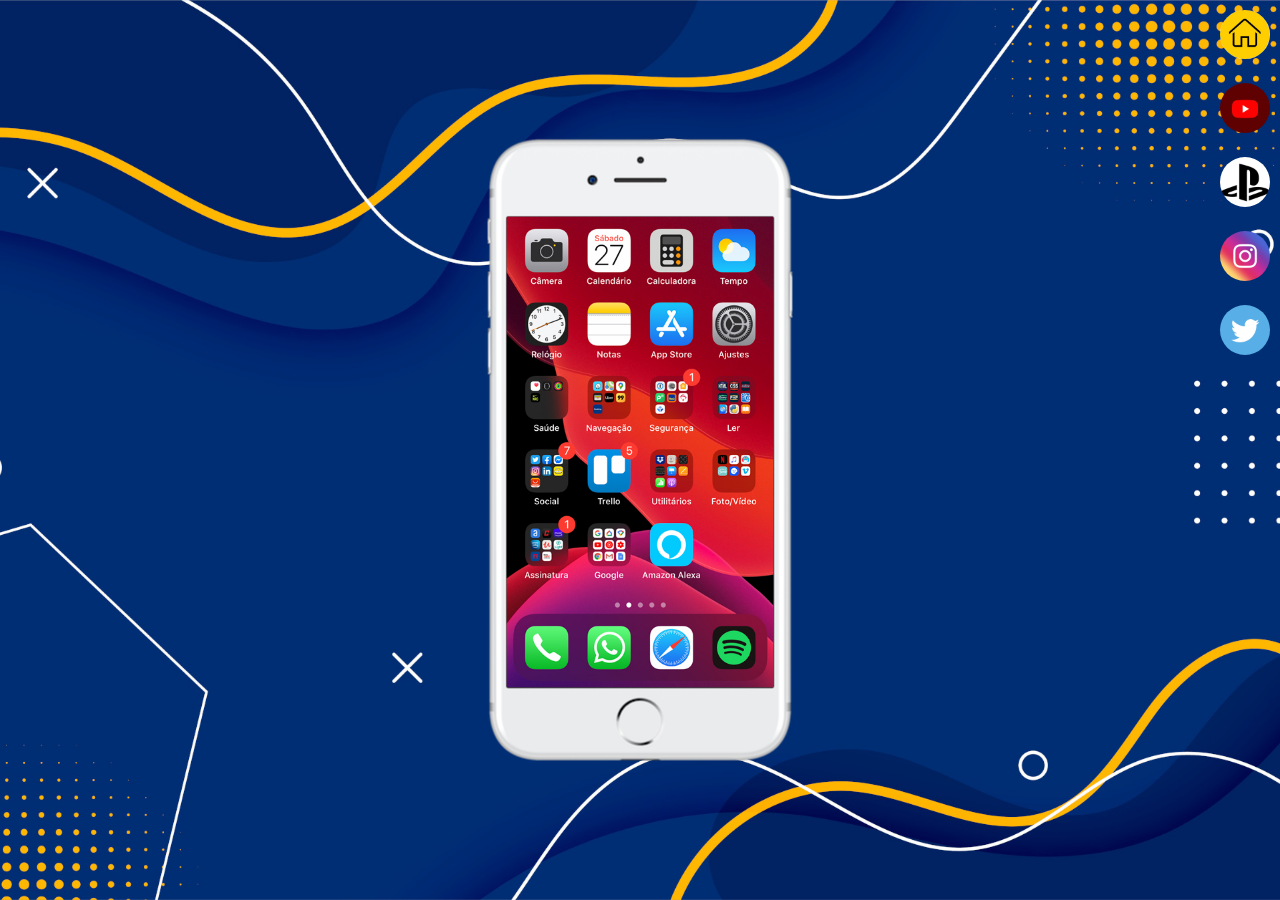
<file: index.html>
<!DOCTYPE html>
<html lang="pt-br">
<head>
    <meta charset="UTF-8">
    <meta http-equiv="X-UA-Compatible" content="IE=edge">
    <meta name="viewport" content="width=device-width, initial-scale=1.0">
    <link rel="shortcut icon" href="favicon.ico" type="image/x-icon">
    <link rel="stylesheet" href="estilos/style.css">
    <title>Projeto Social</title>
</head>
<body>
    <main>
        <section id="telefone">

            <iframe src="home.html" name="tela" id="tela" frameborder="0"></iframe>

        </section>
        <section id="redes-sociais">

            <a href="home.html" target="tela"><img src="imagens/logohomep.png" alt="home"></a><br>
            <a href="youtube.html" target="tela"><img src="imagens/logo-youtube.jpg" alt="youtube"></a><br>
            <a href="playstation.html" target="tela"><img src="imagens/logo-playstation.jpg" alt="playstation"></a><br>
            <a href="instagram.html" target="tela"><img src="imagens/logo-instagram.jpg" alt="instagram"></a><br>
            <a href="twitter.html" target="tela"><img src="imagens/logo-twitter.jpg" alt="twitter"></a>

        </section>
    </main>
</body>
</html>
</file>
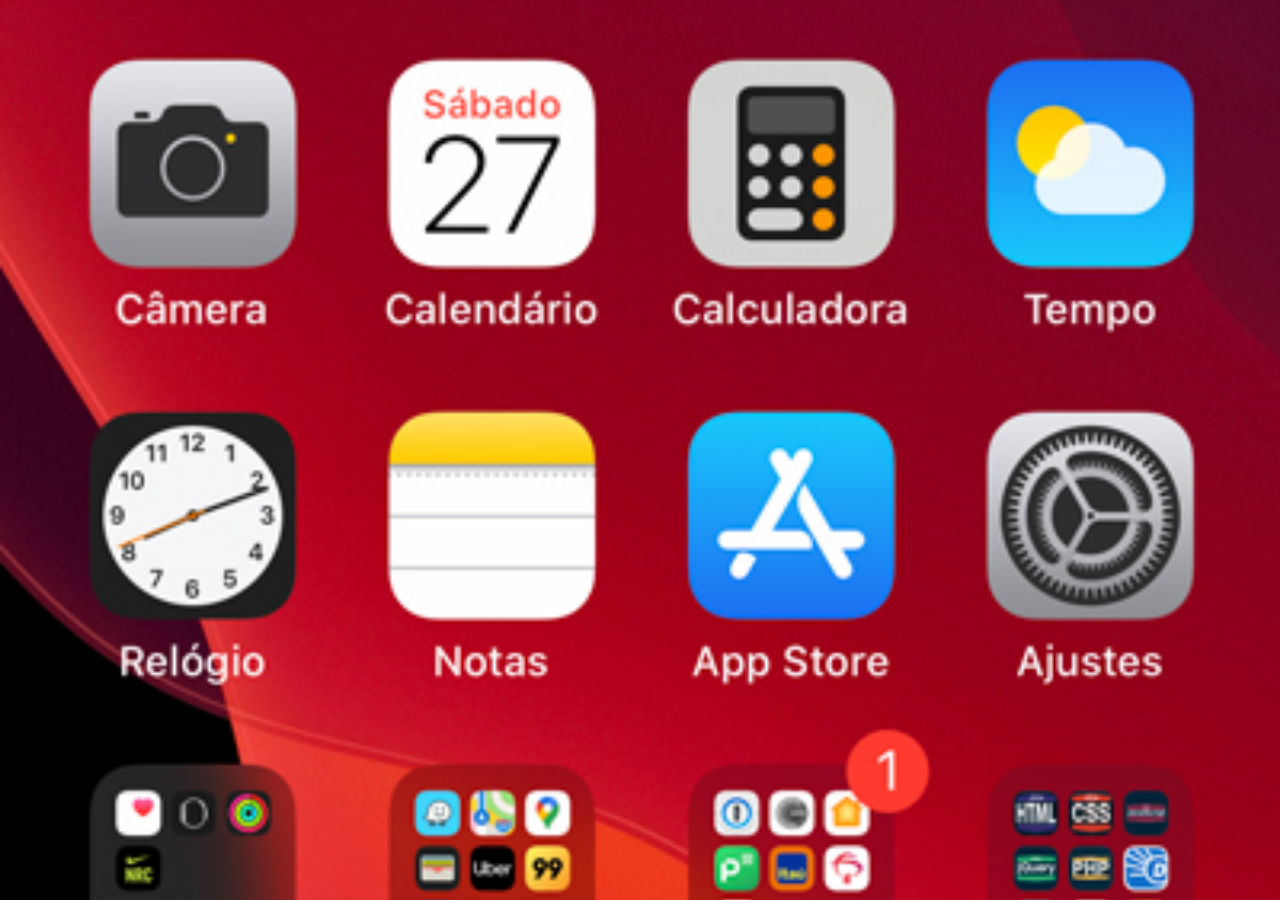
<file: home.html>
<!DOCTYPE html>
<html lang="pt-br">
<head>
    <meta charset="UTF-8">
    <meta http-equiv="X-UA-Compatible" content="IE=edge">
    <meta name="viewport" content="width=device-width, initial-scale=1.0">
    <title>Home</title>
    <style>
        * {
            margin: 0px;
            padding: 0px;
            font-family: Arial, Helvetica, sans-serif;
        }

        body {
            width: 100vw;
            height: 100vh;
            background: url(imagens/tela-home.jpg) no-repeat top center;
            background-size: cover; 
        }

    </style>
</head>
<body>
    
</body>
</html>
</file>
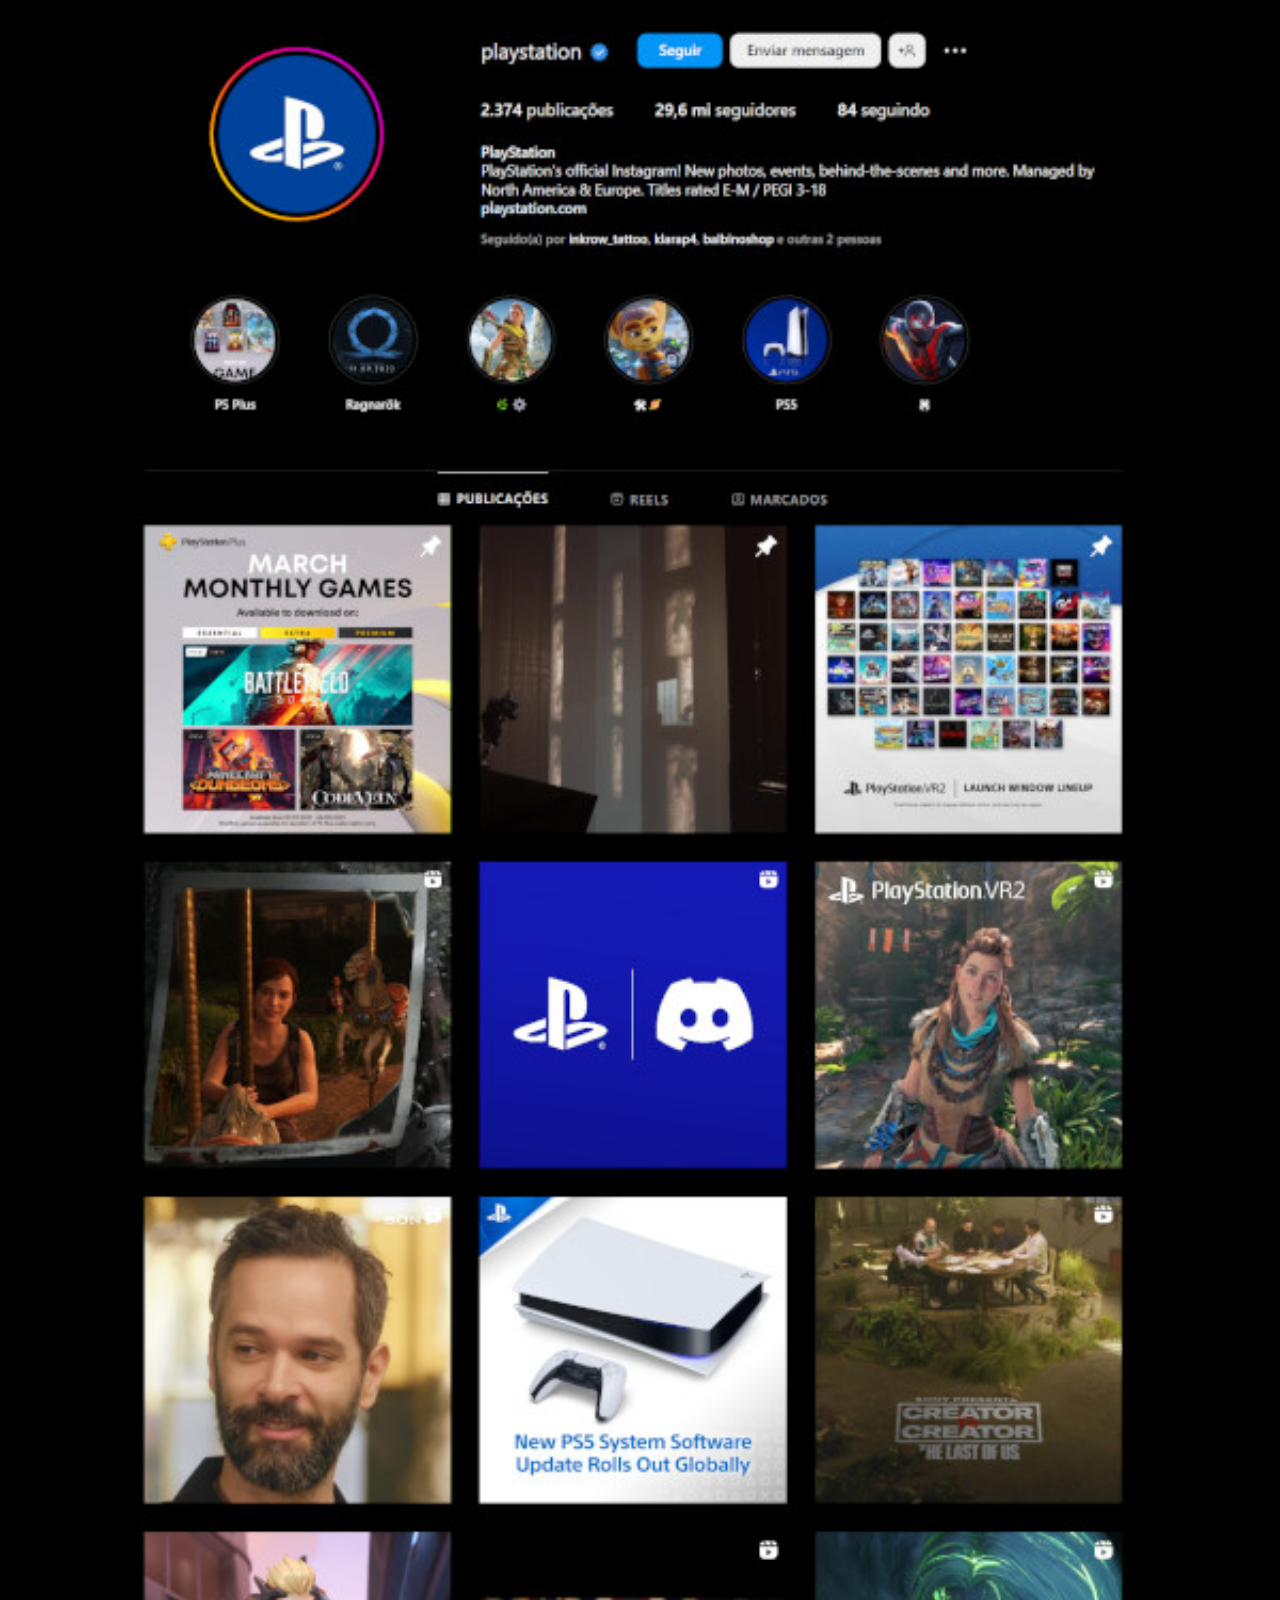
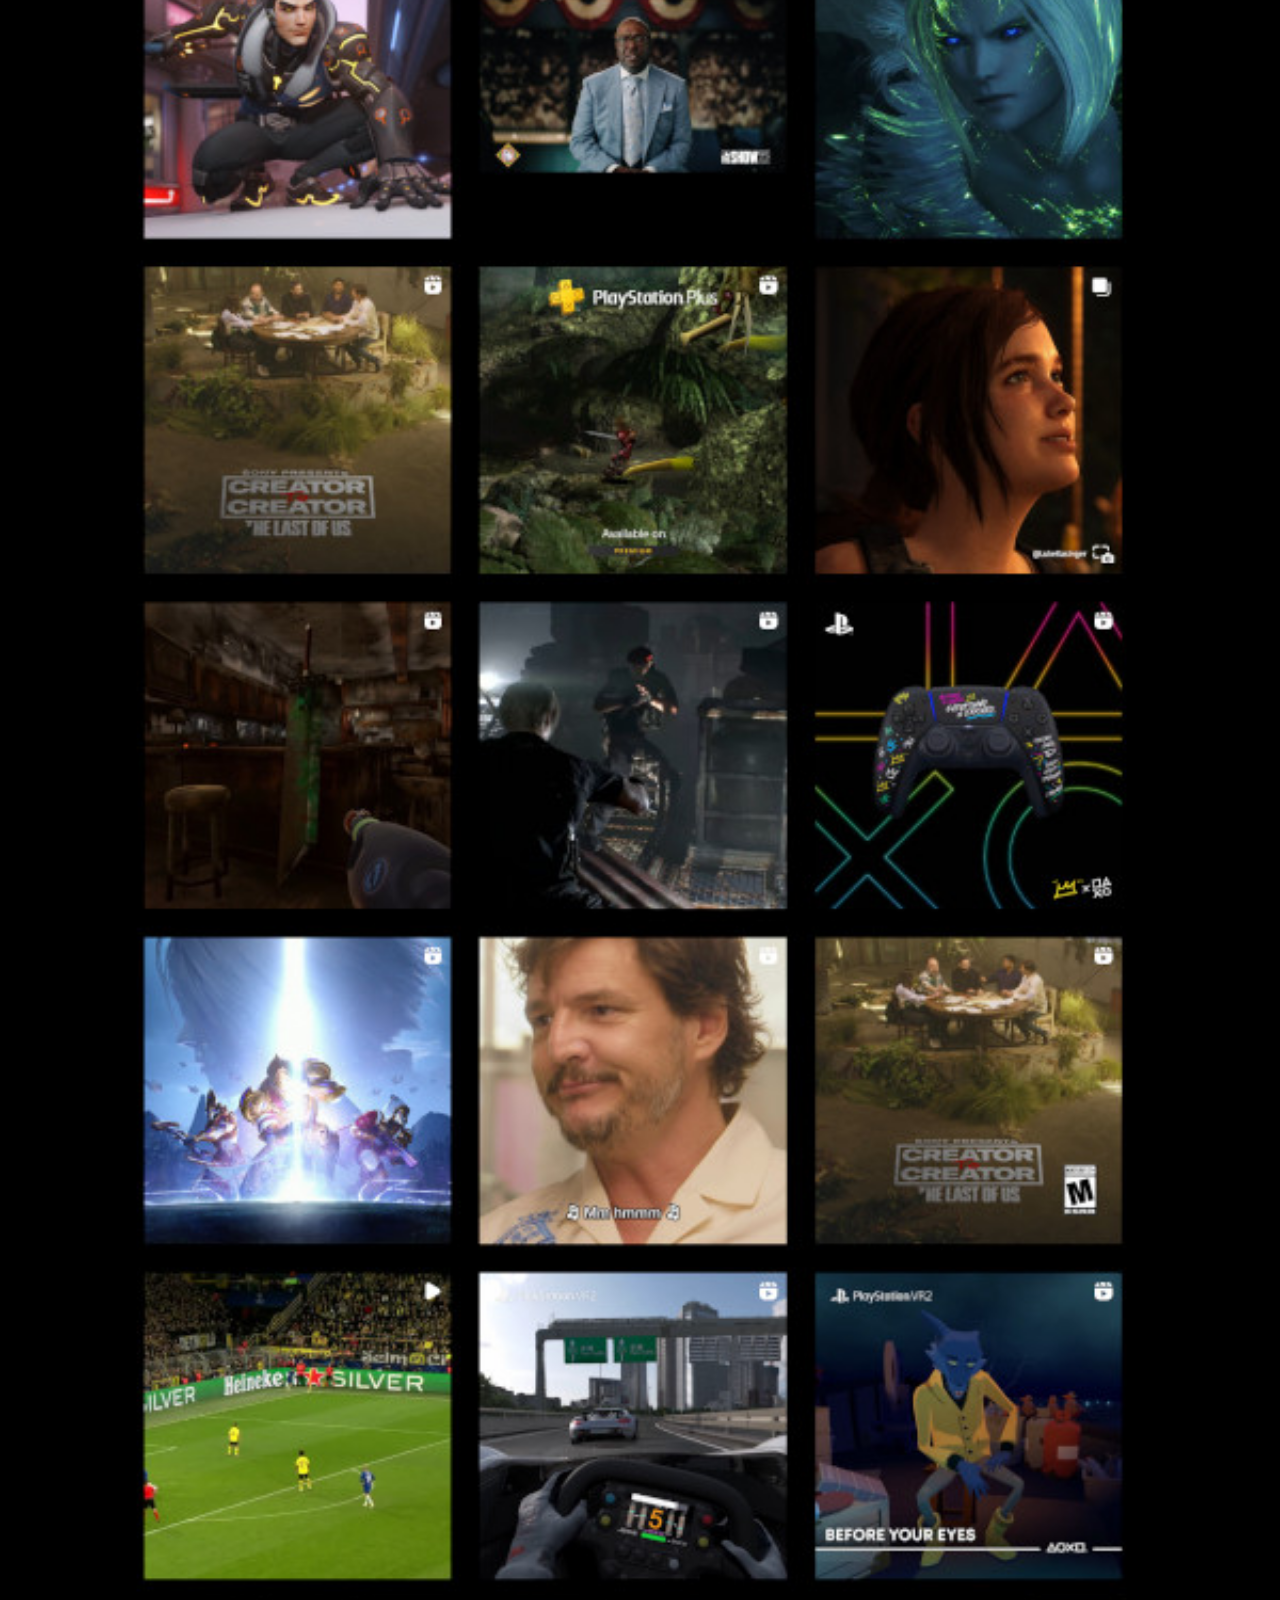
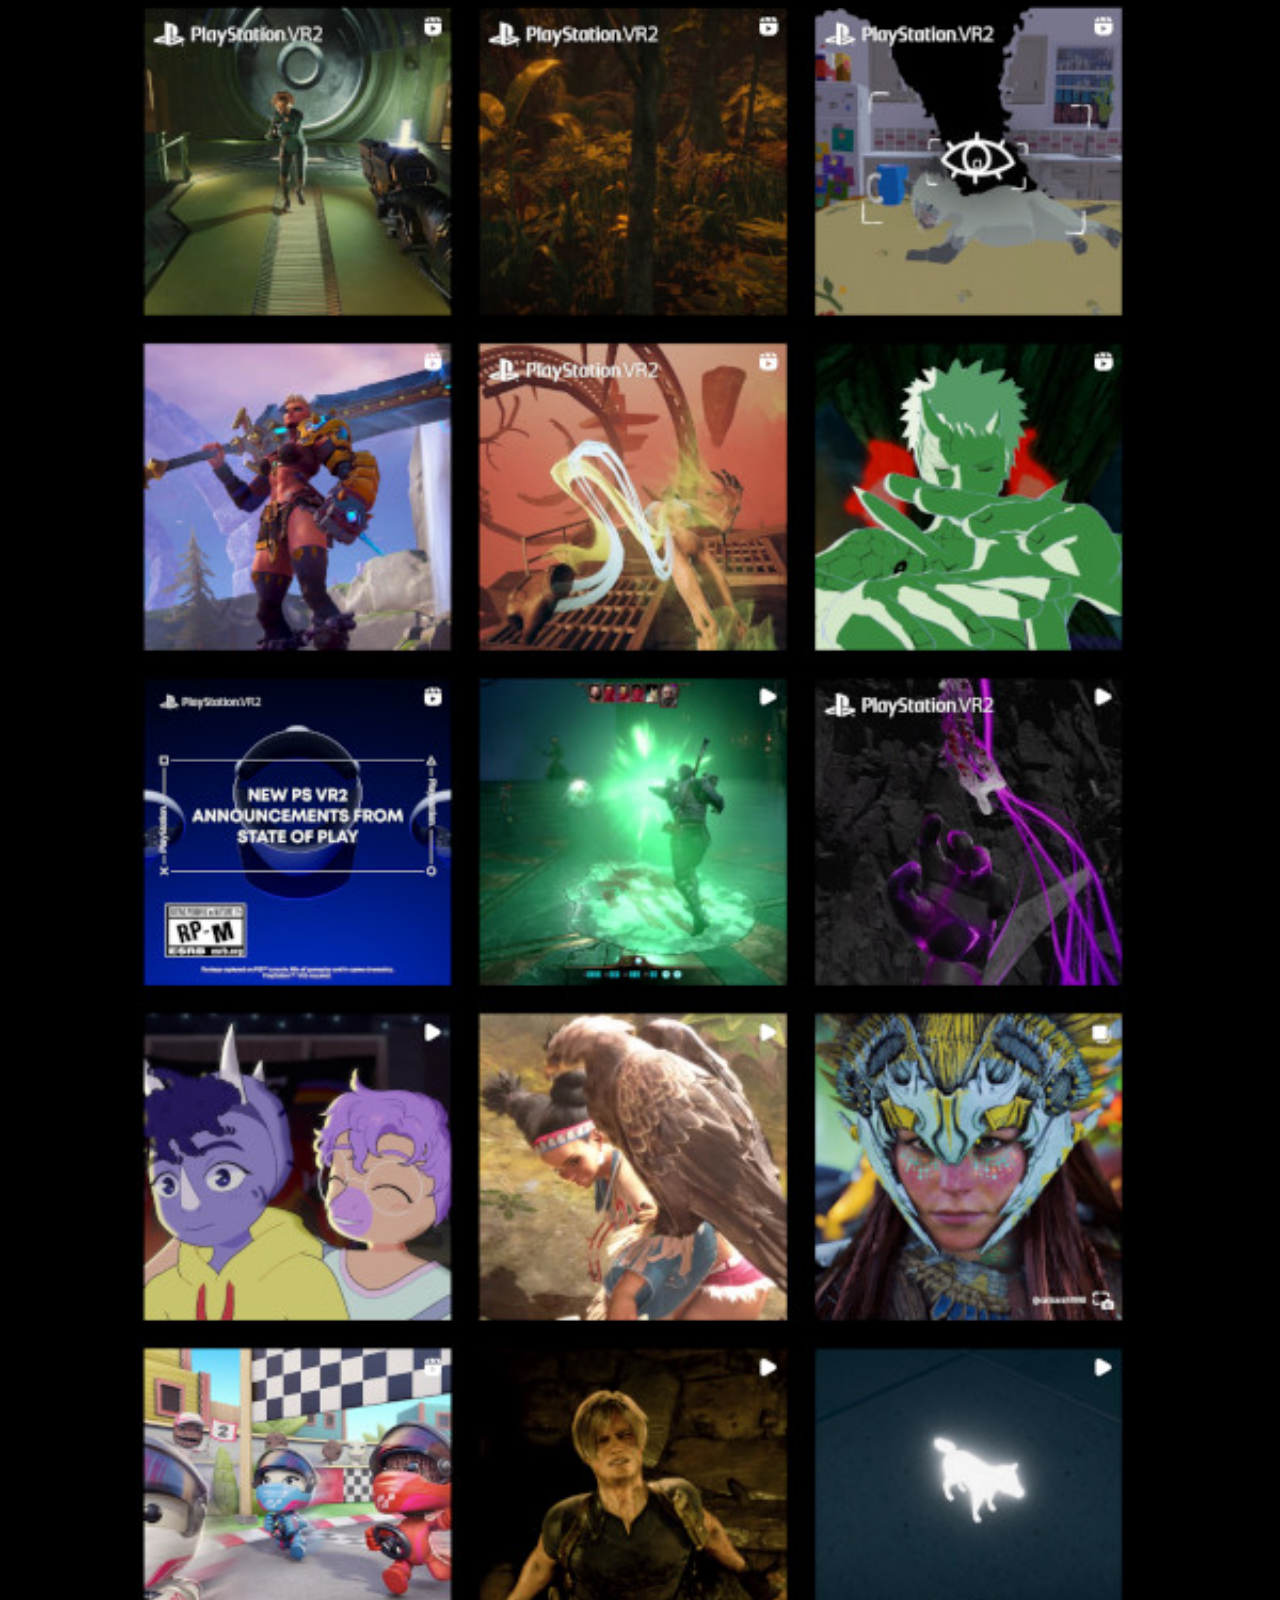
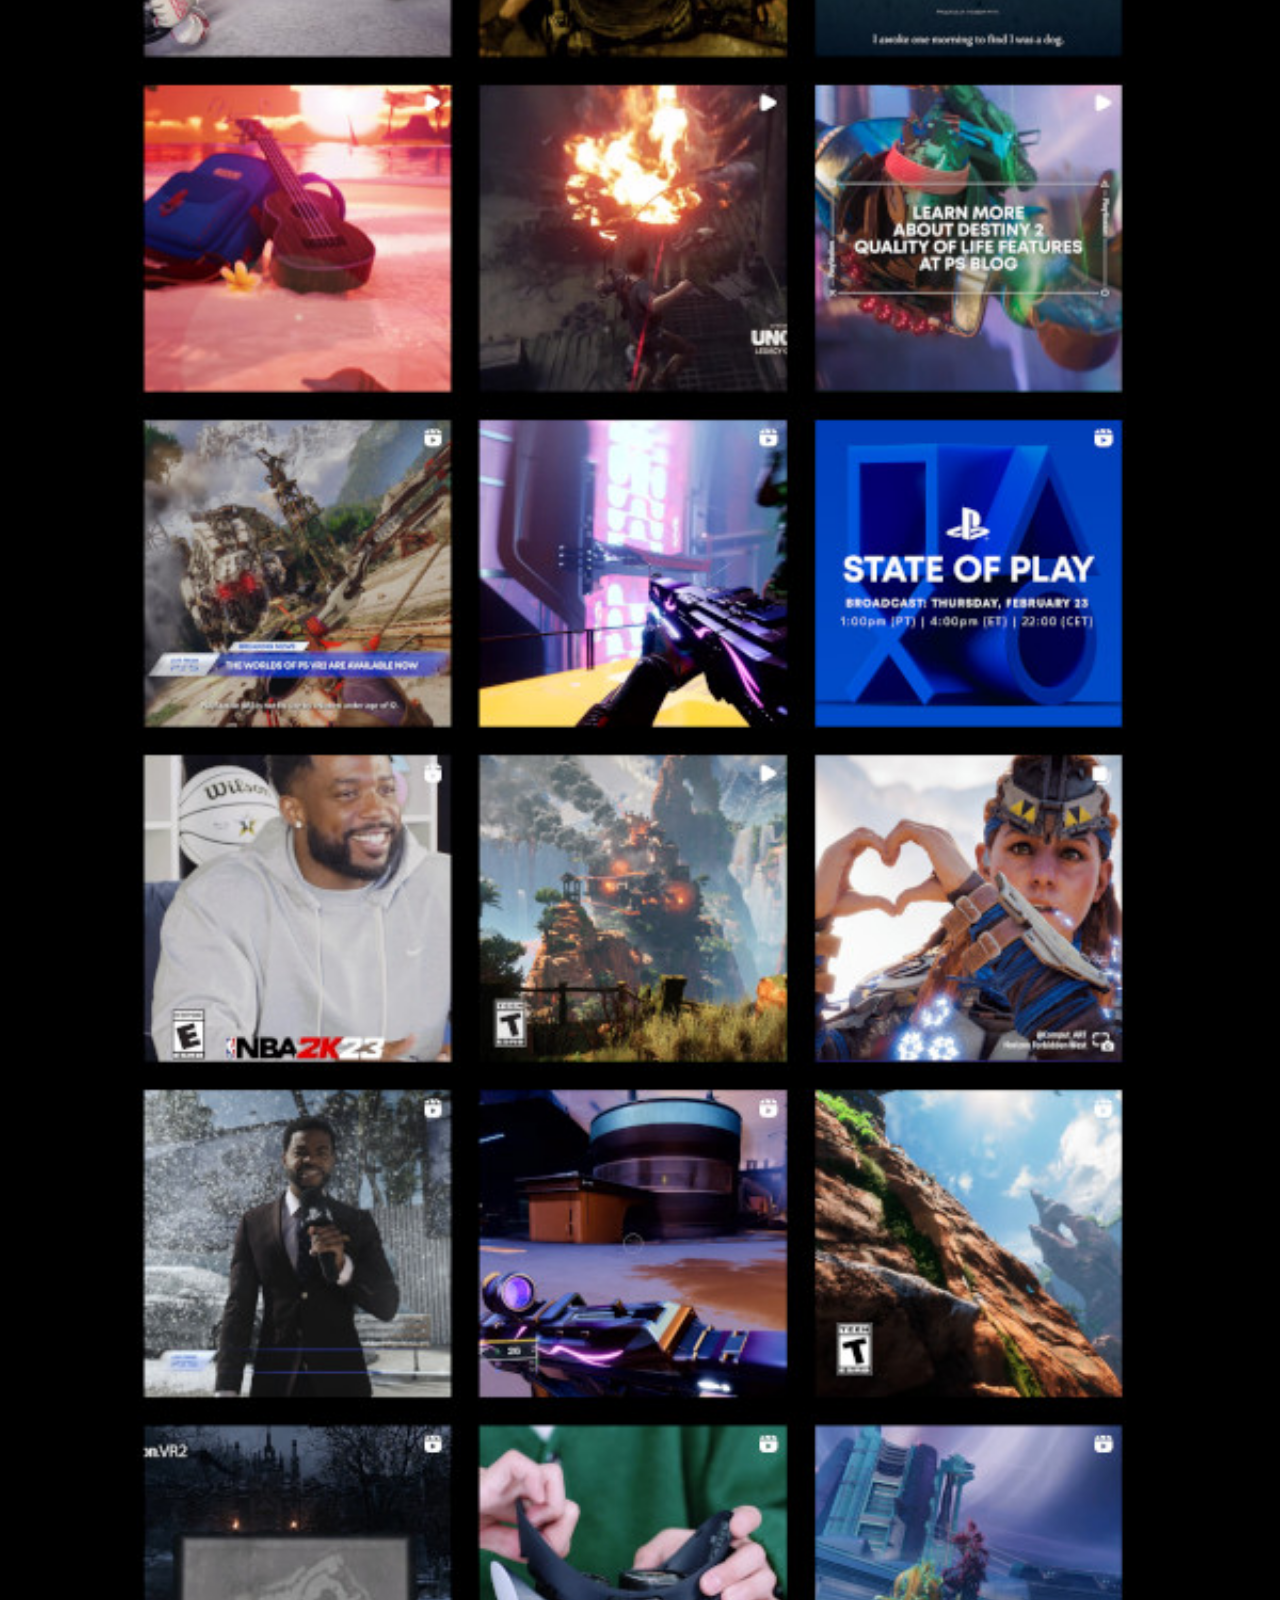
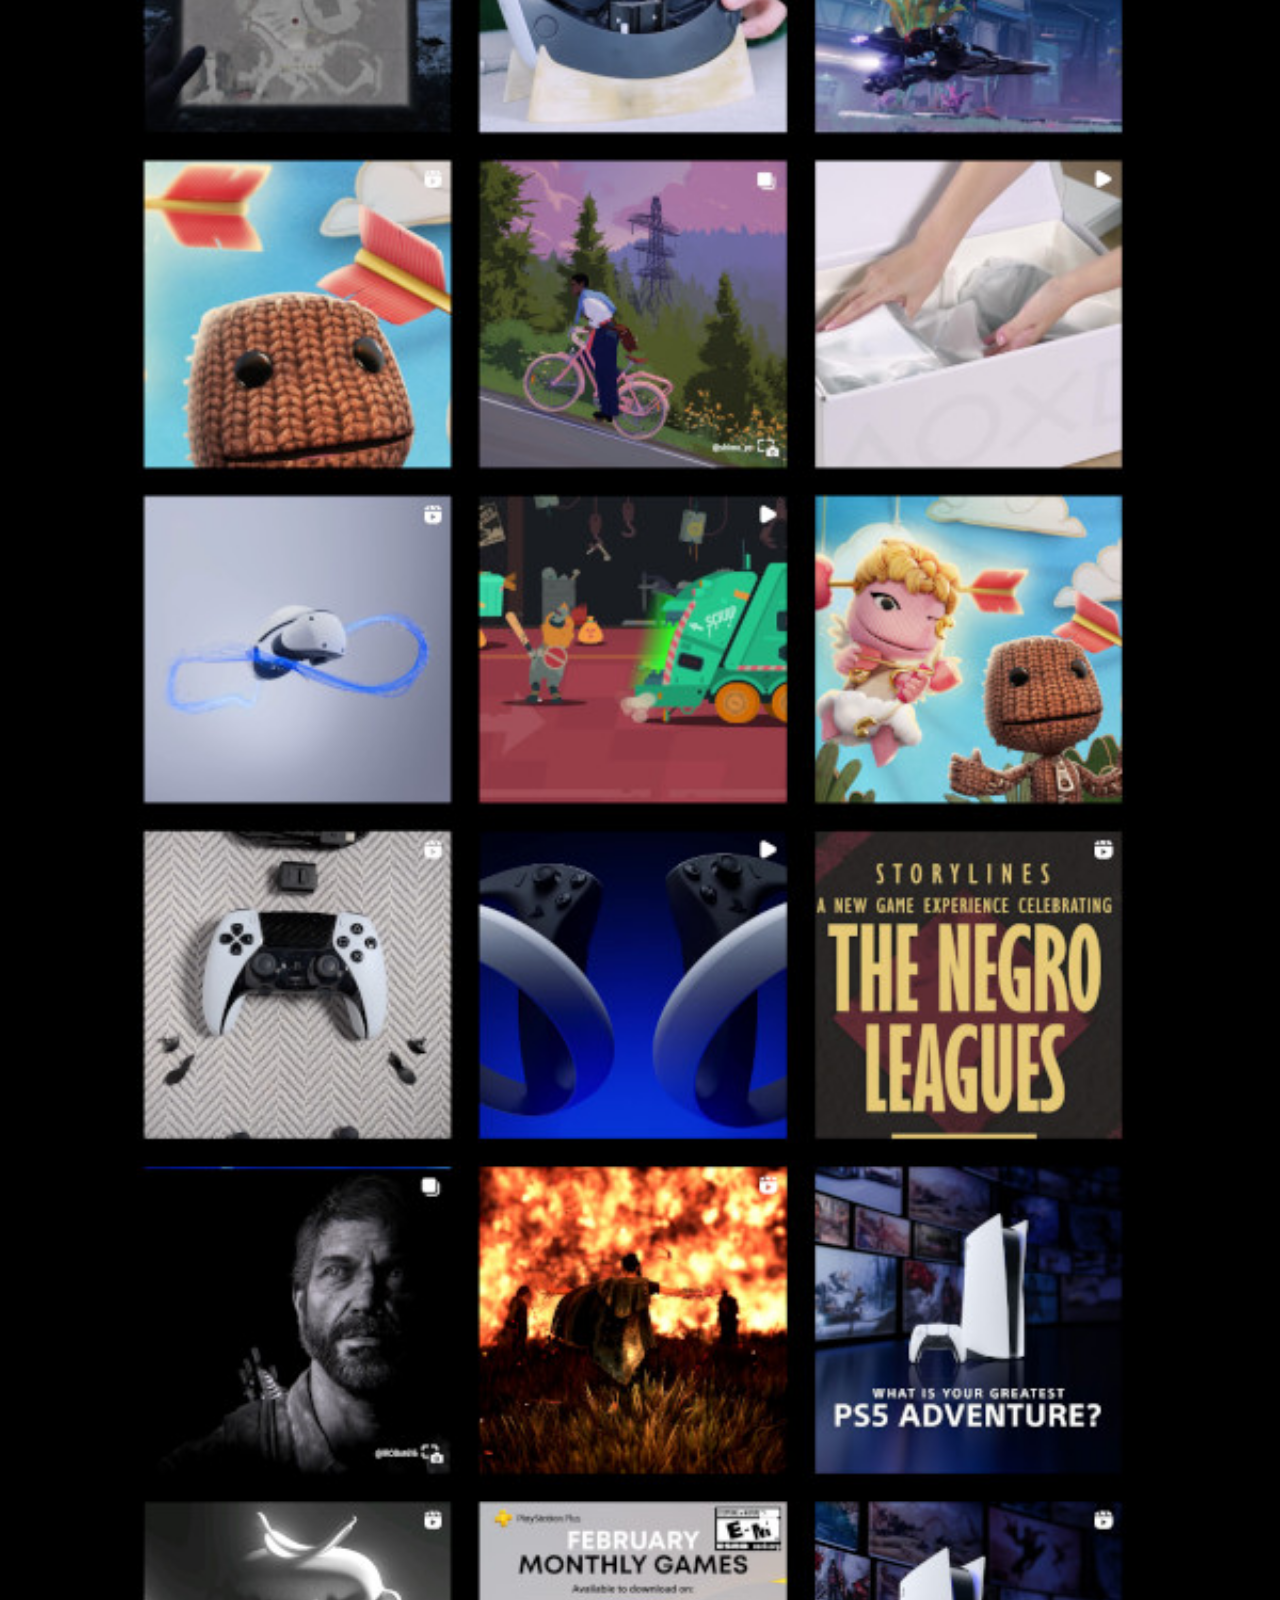
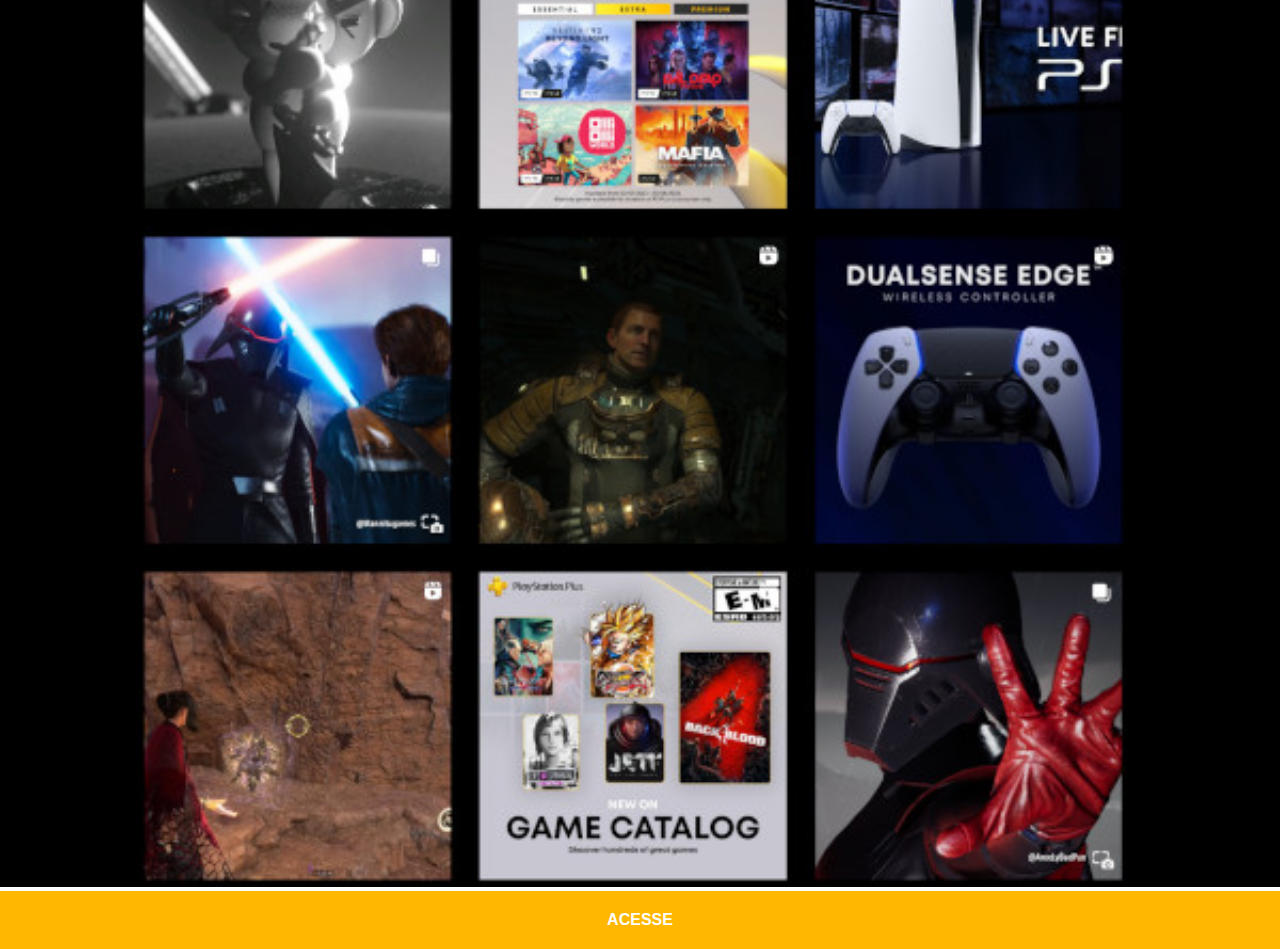
<file: instagram.html>
<!DOCTYPE html>
<html lang="pt-br">
<head>
    <meta charset="UTF-8">
    <meta http-equiv="X-UA-Compatible" content="IE=edge">
    <meta name="viewport" content="width=device-width, initial-scale=1.0">
    <link rel="stylesheet" href="estilos/social.css">
    <title>Instagram</title>
</head>
<body>
    <img src="imagens/tela-instagramp.jpg" alt="instagram">
    <a href="https://www.instagram.com/playstation/" target="_blank">ACESSE</a>
</body>
</html>
</file>
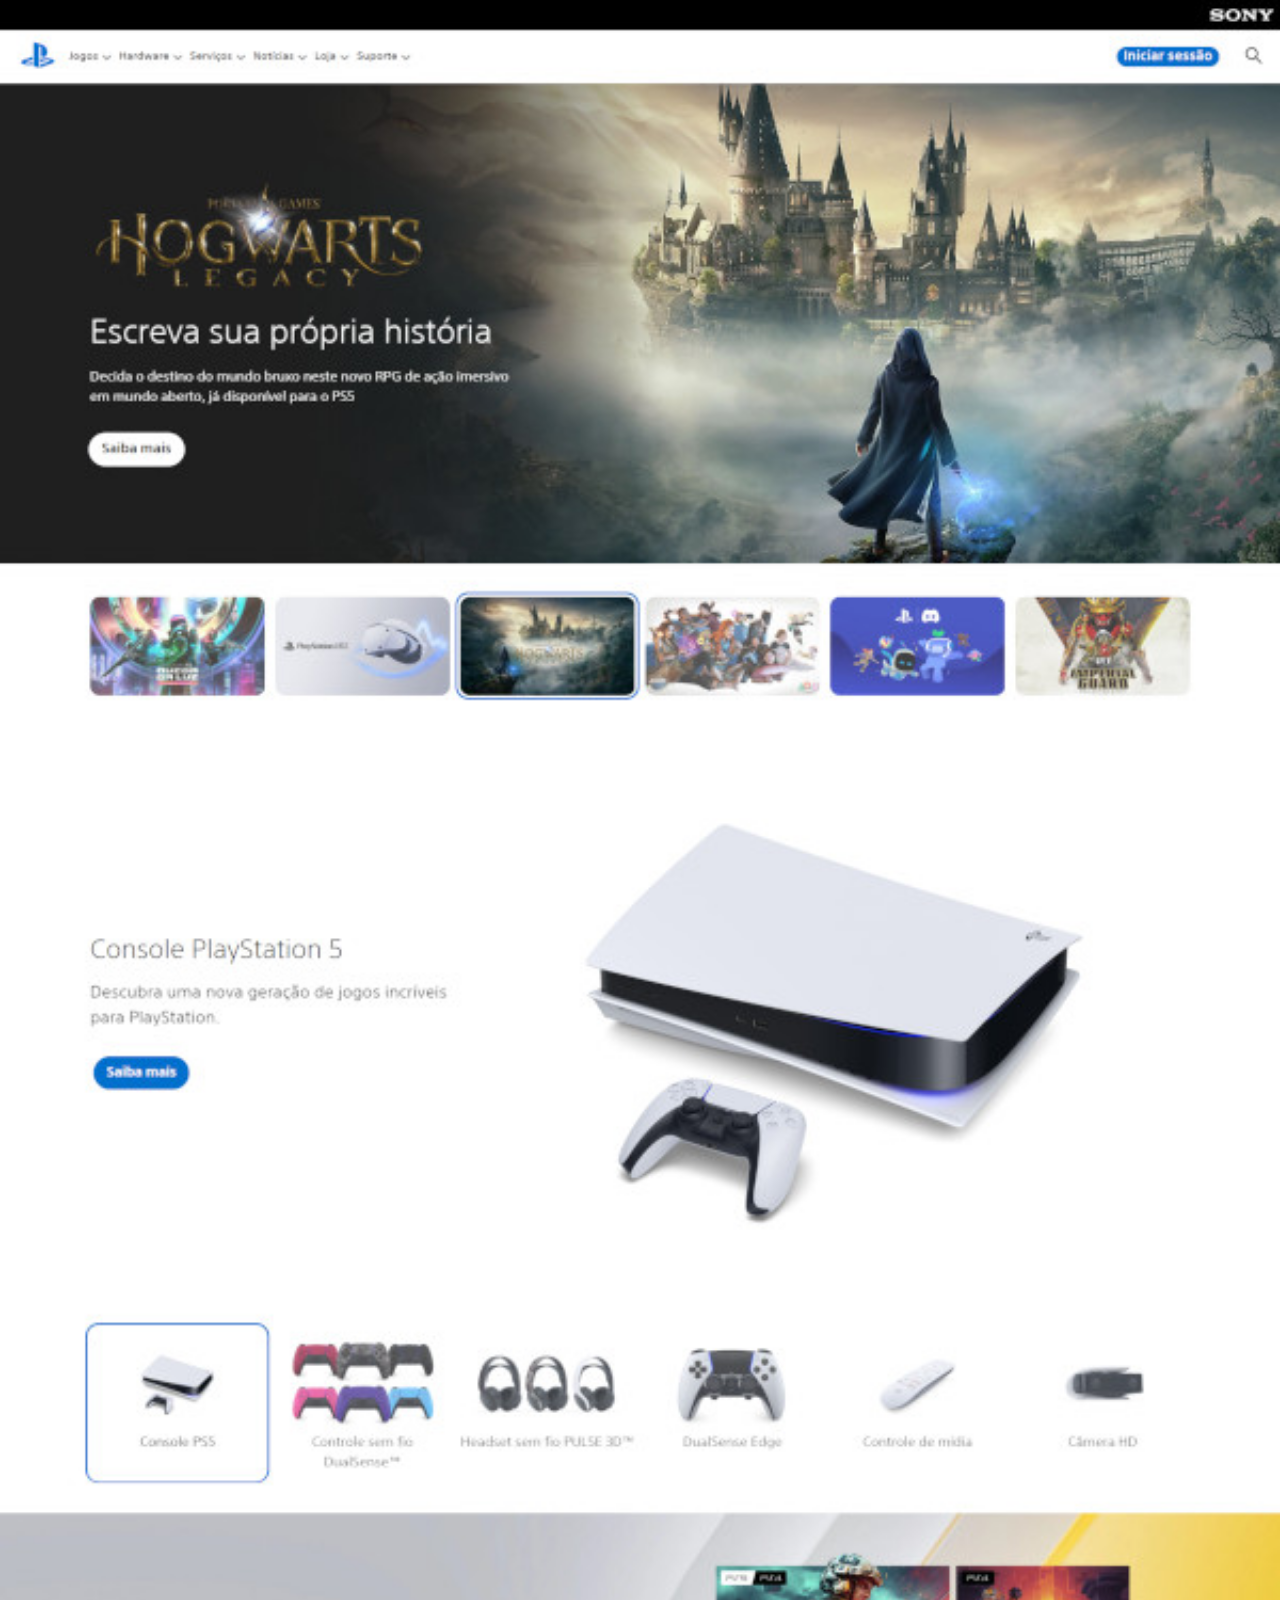
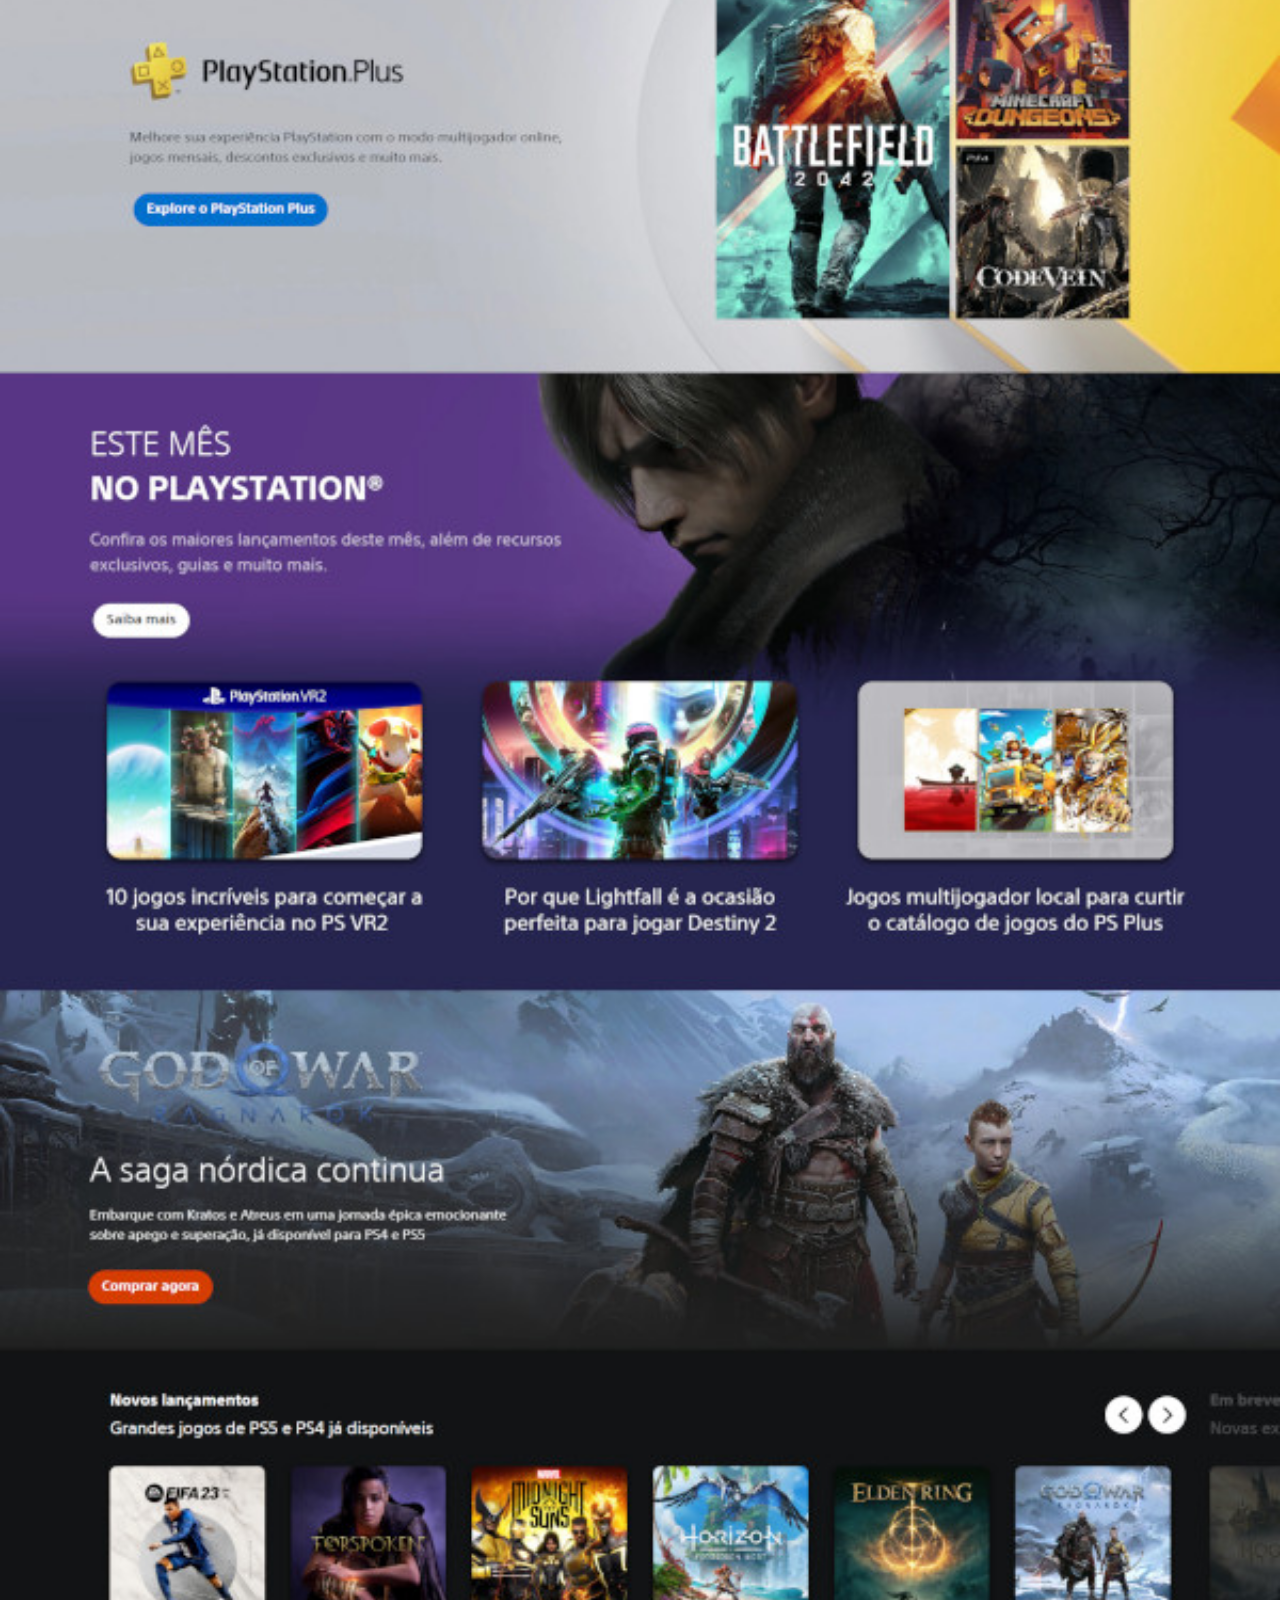
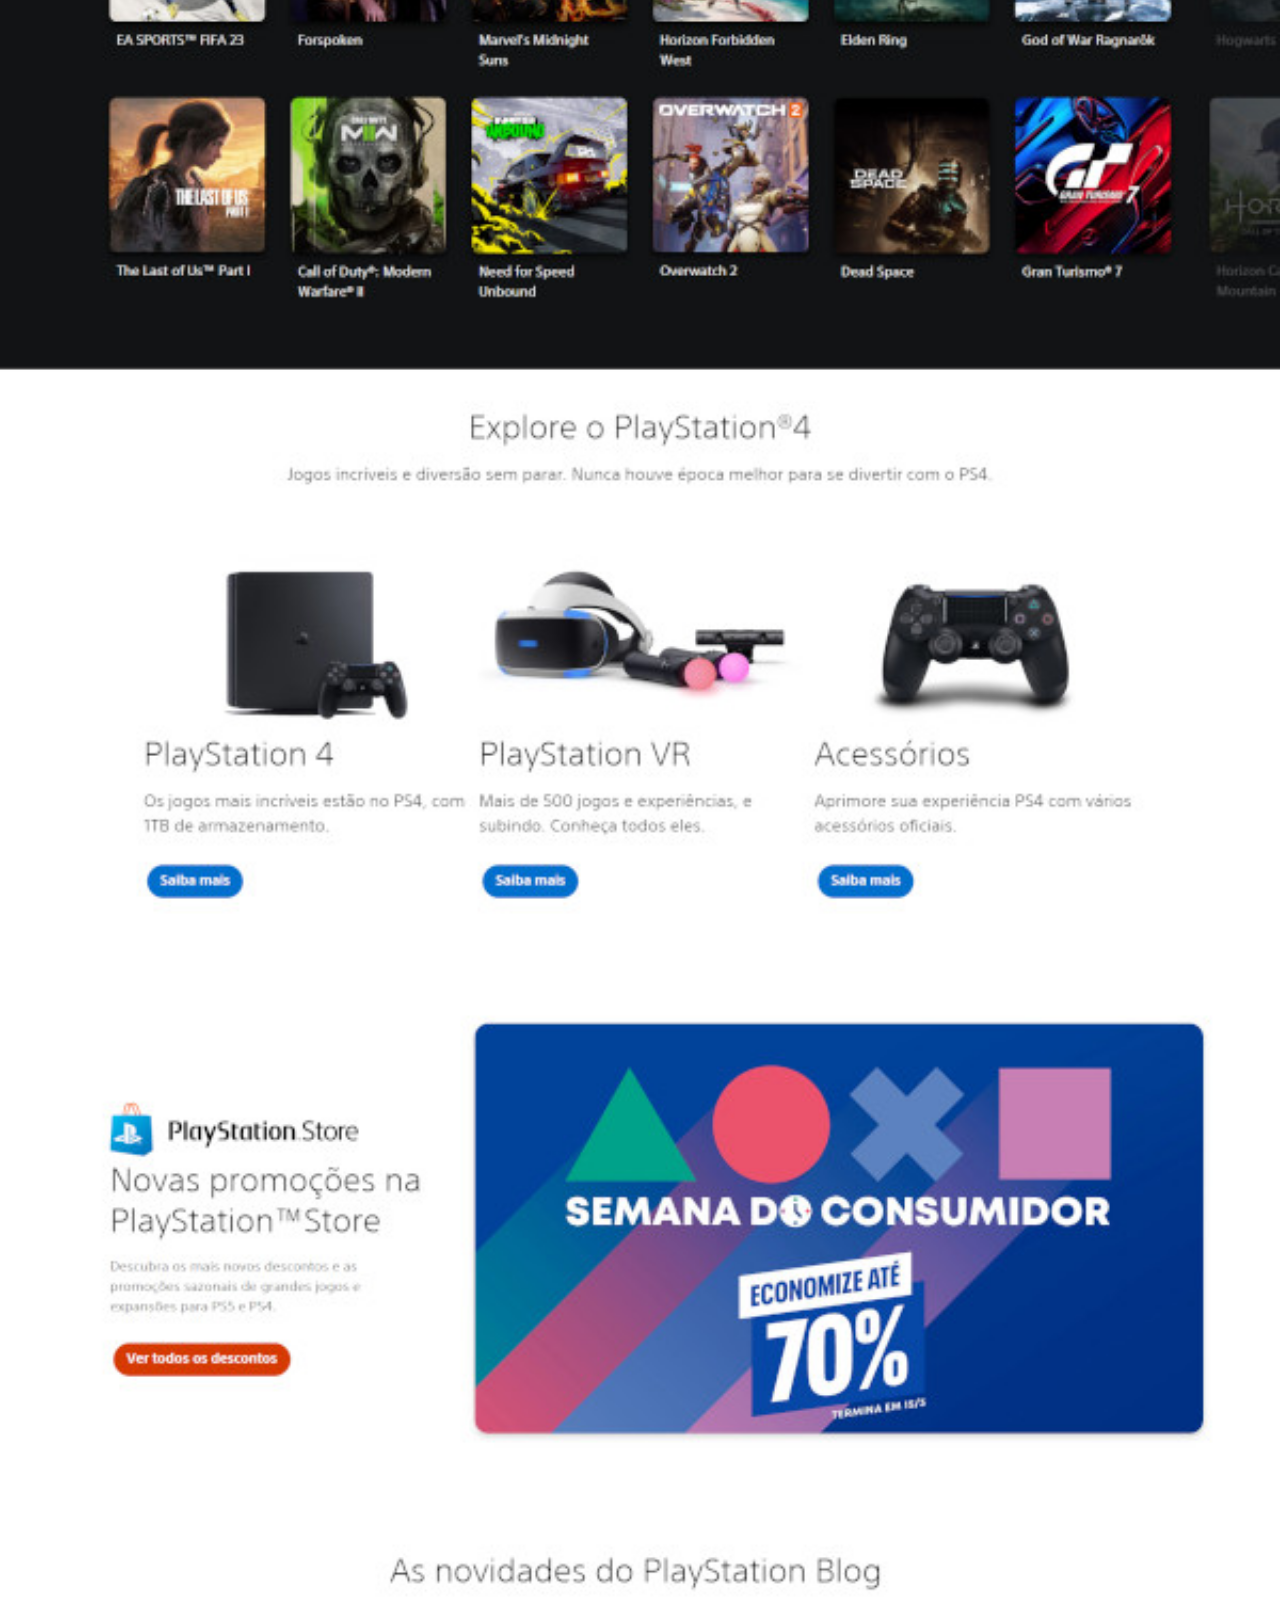
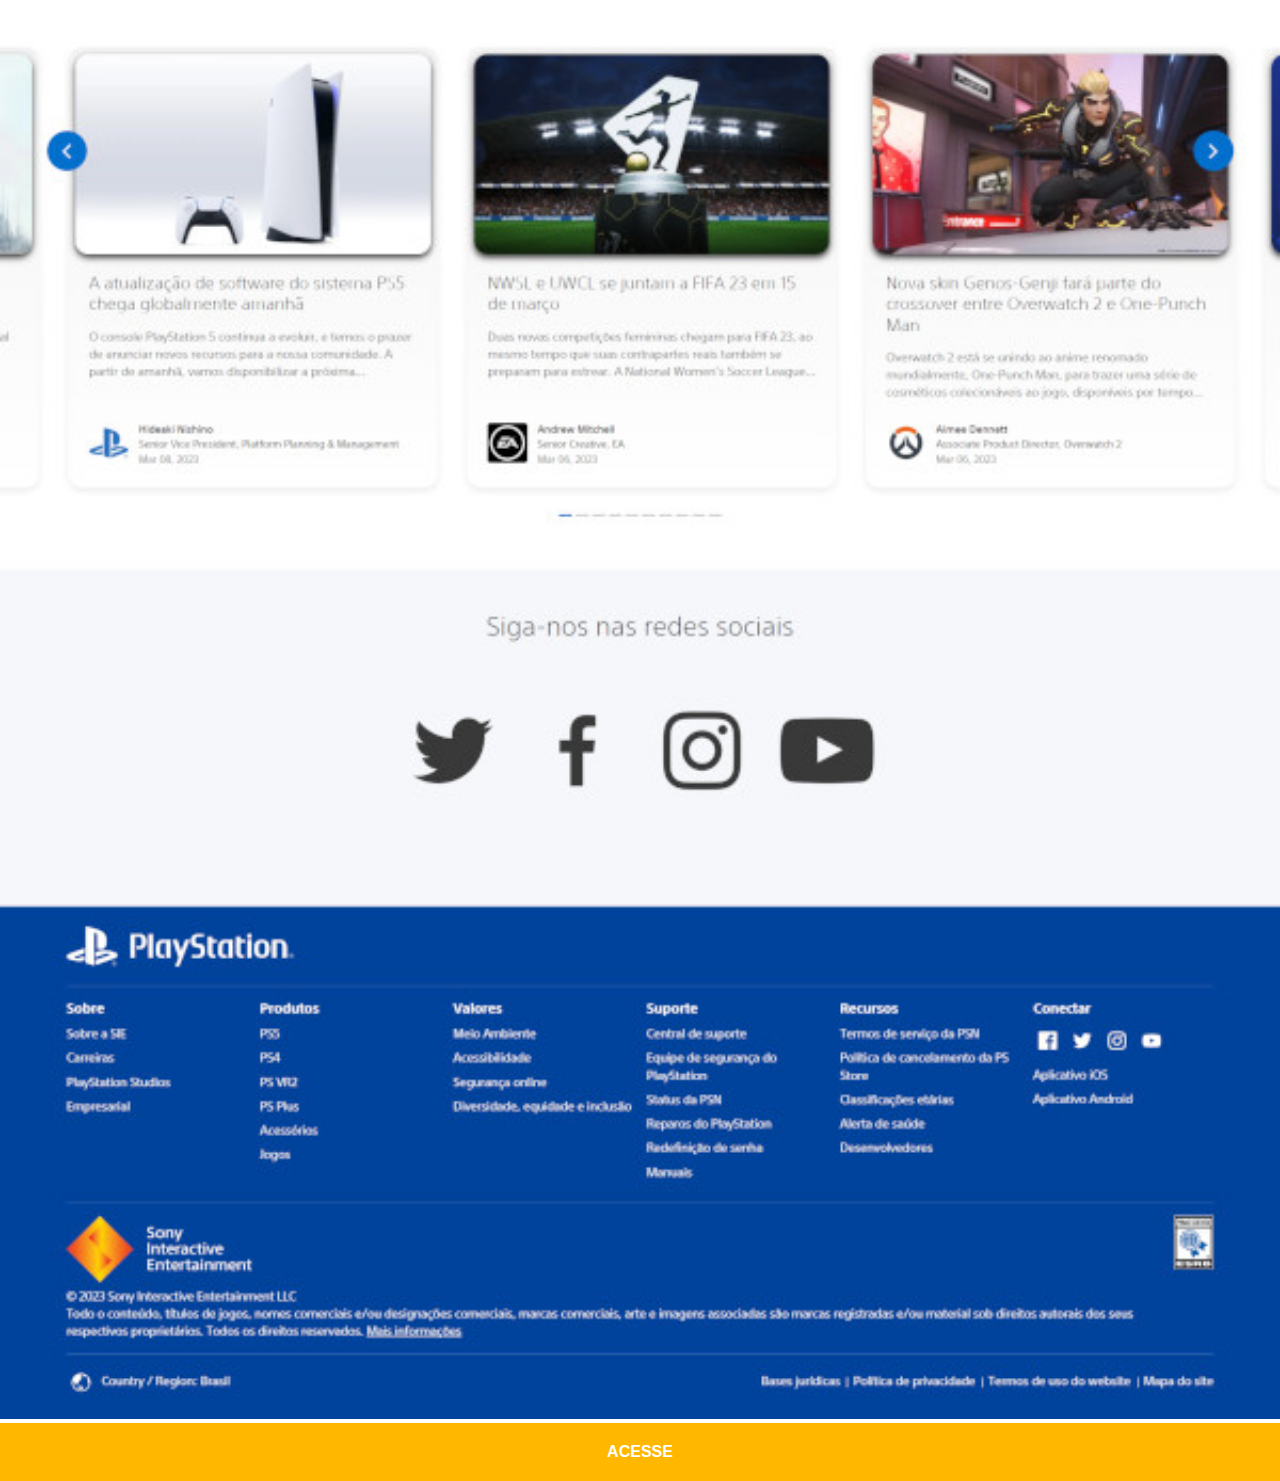
<file: playstation.html>
<!DOCTYPE html>
<html lang="pt-br">
<head>
    <meta charset="UTF-8">
    <meta http-equiv="X-UA-Compatible" content="IE=edge">
    <meta name="viewport" content="width=device-width, initial-scale=1.0">
    <link rel="stylesheet" href="estilos/social.css">
    <title>PlayStation</title>
</head>
<body>
    <img src="imagens/tela-playstation.jpg" alt="playstation">
    <a href="https://www.playstation.com/pt-br/?emcid=pa-ha-430499&gclid=Cj0KCQiApKagBhC1ARIsAFc7Mc7V7smr8DrDzL1ceFDQI1lKPvTKyCztafq_-9Z21LK-gheRpXgSAuQaAoxIEALw_wcB" target="_blank">ACESSE</a>
</body>
</html>
</file>
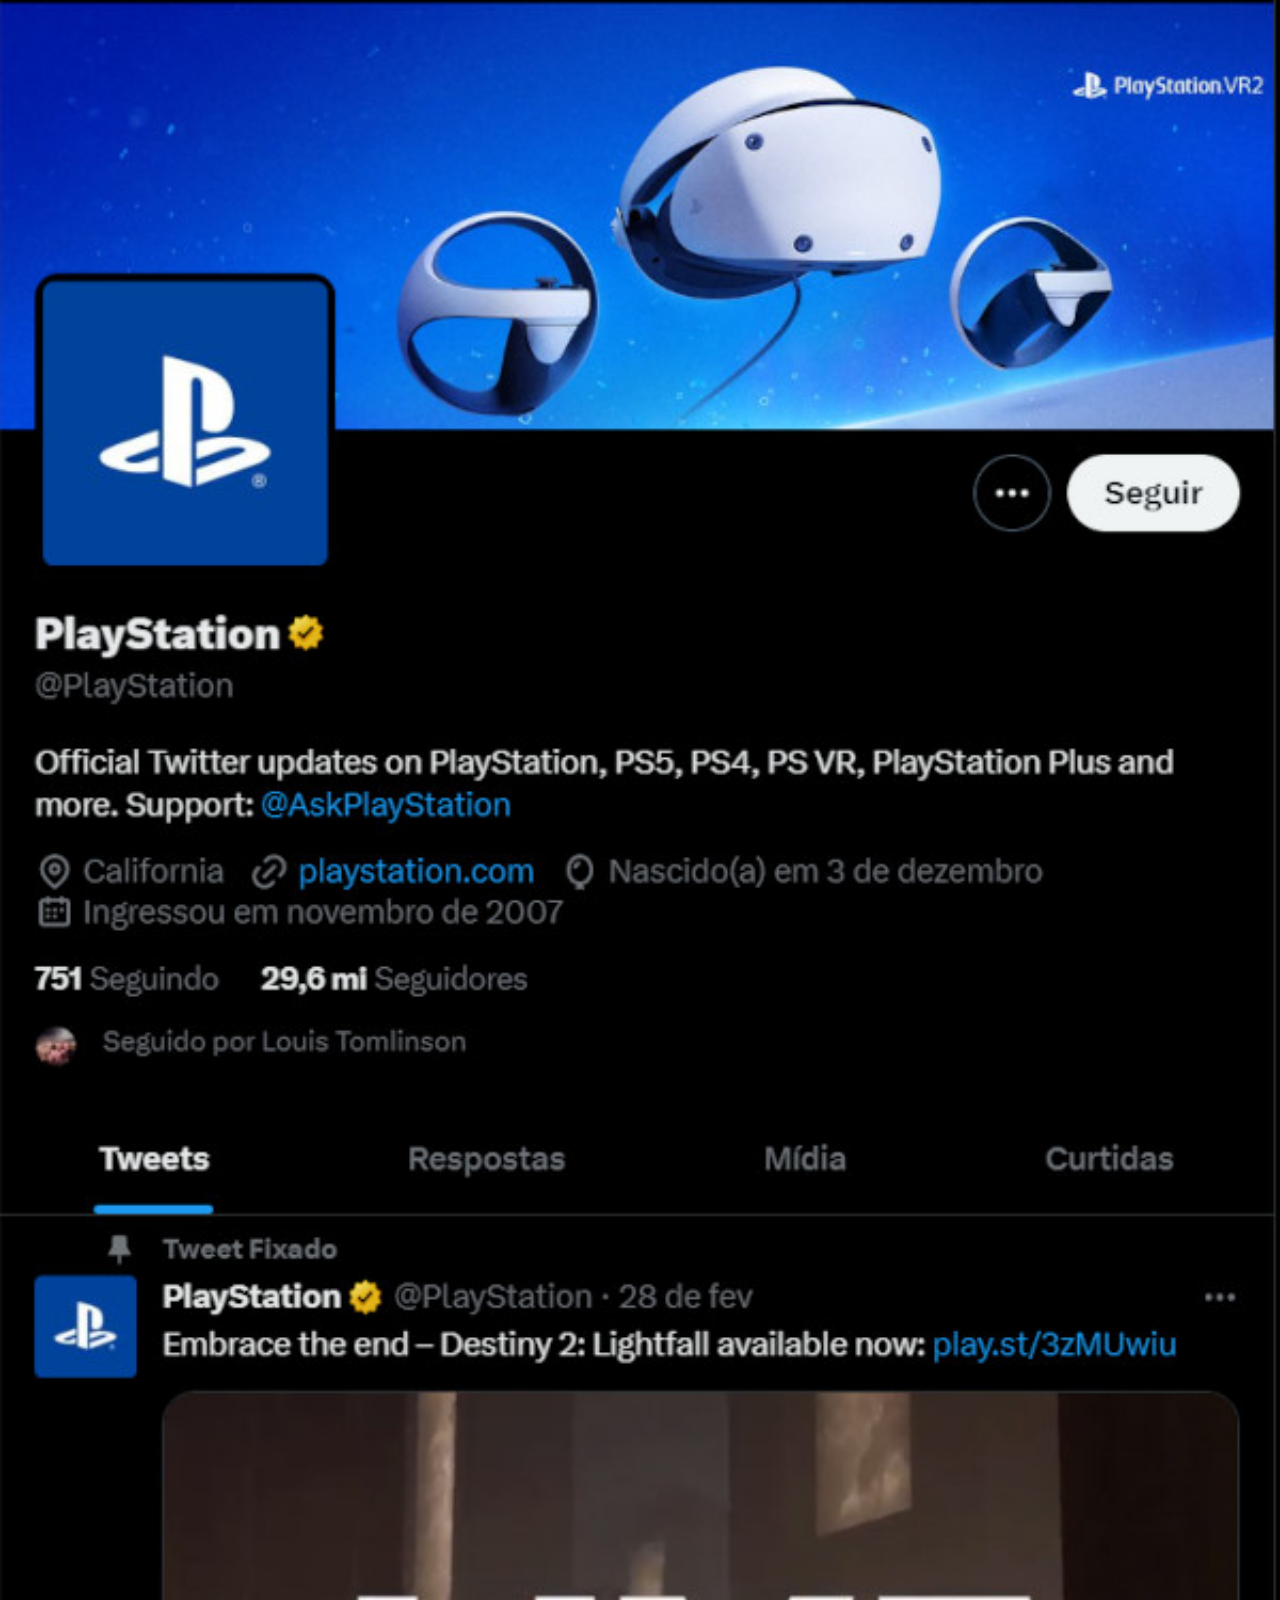
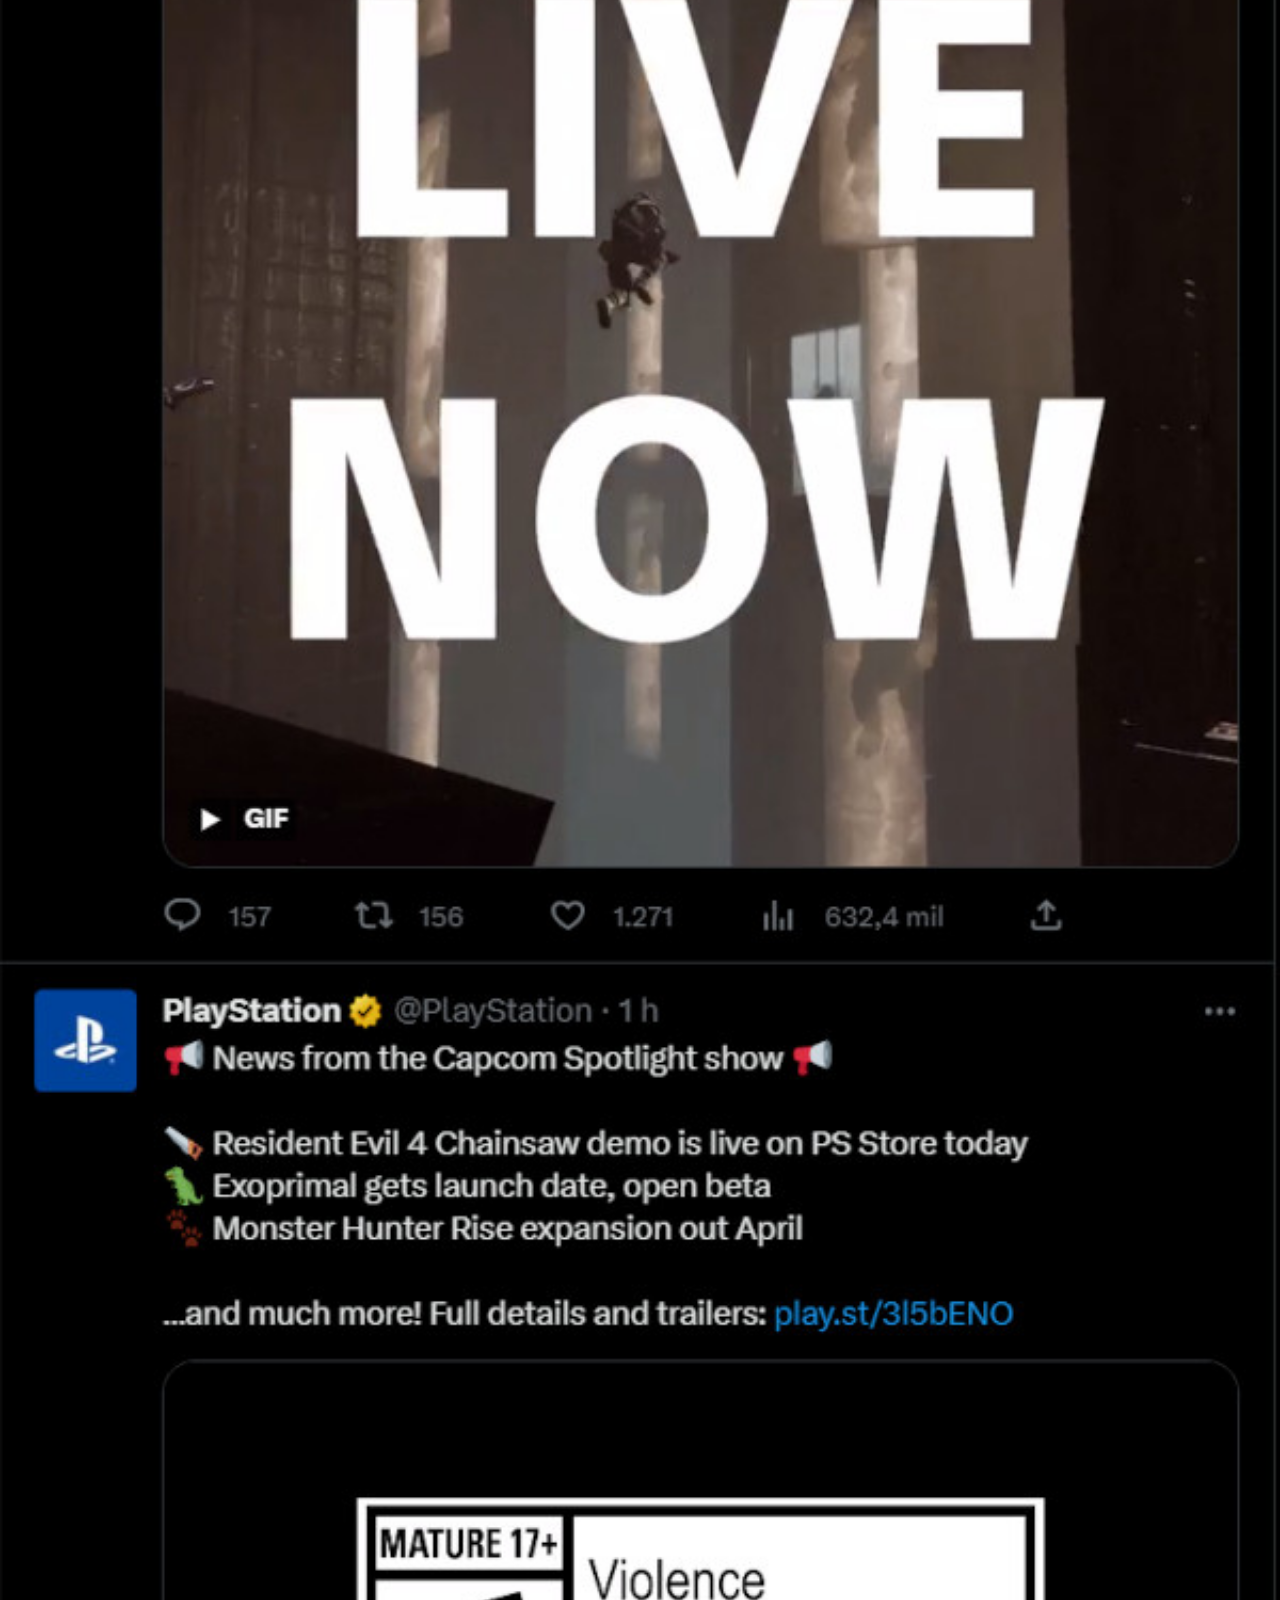
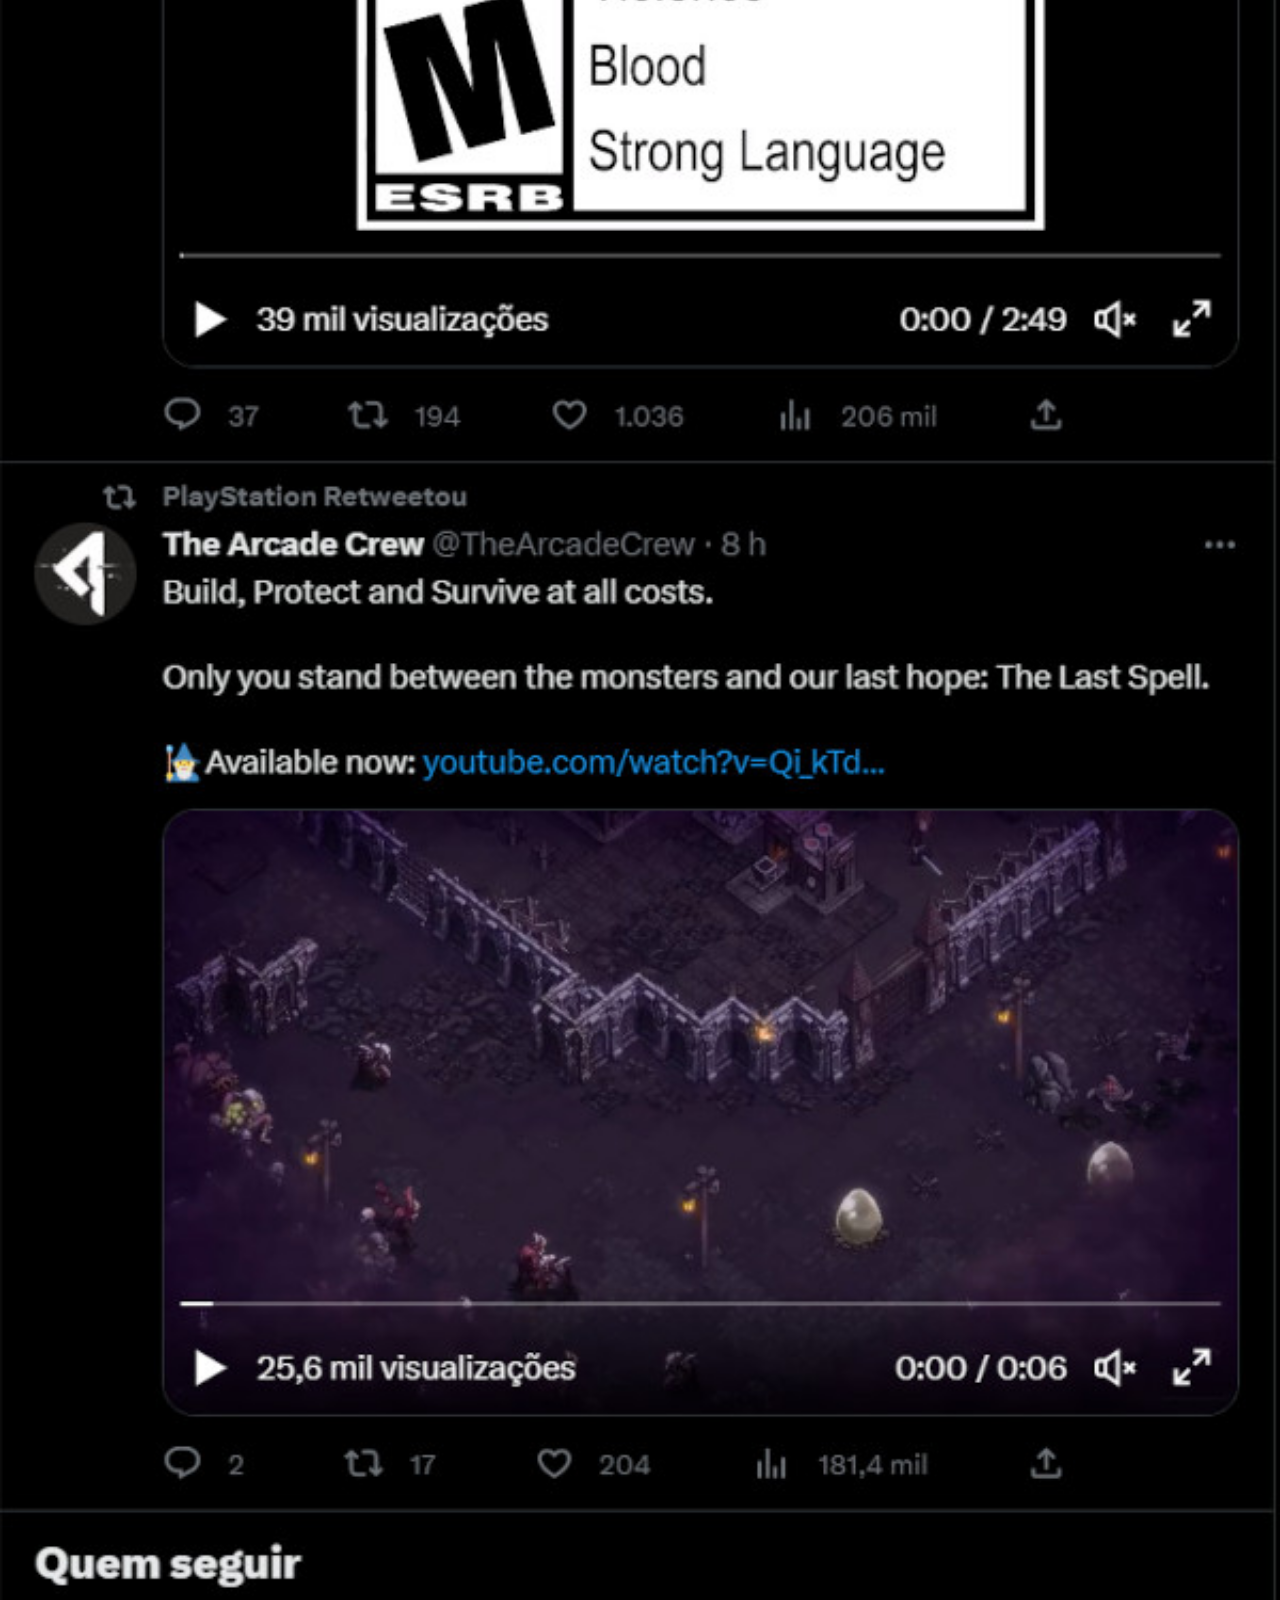
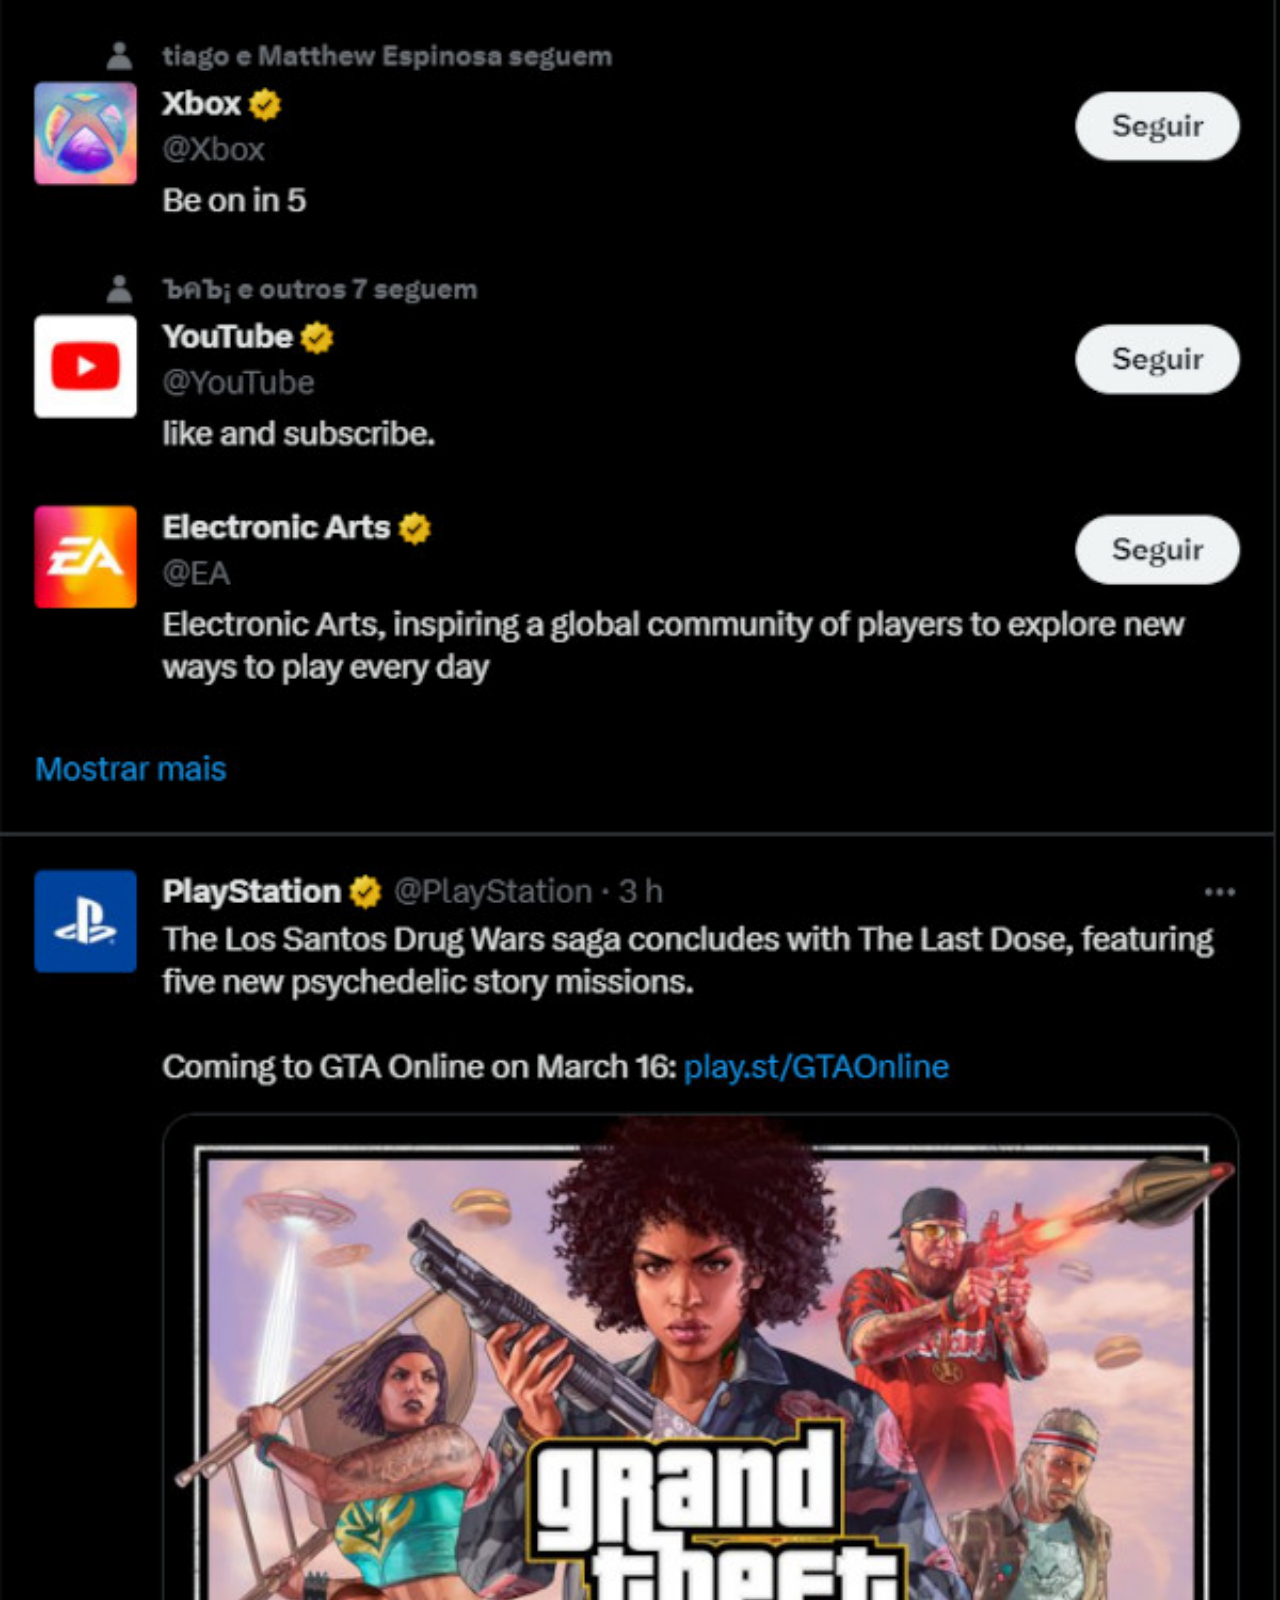
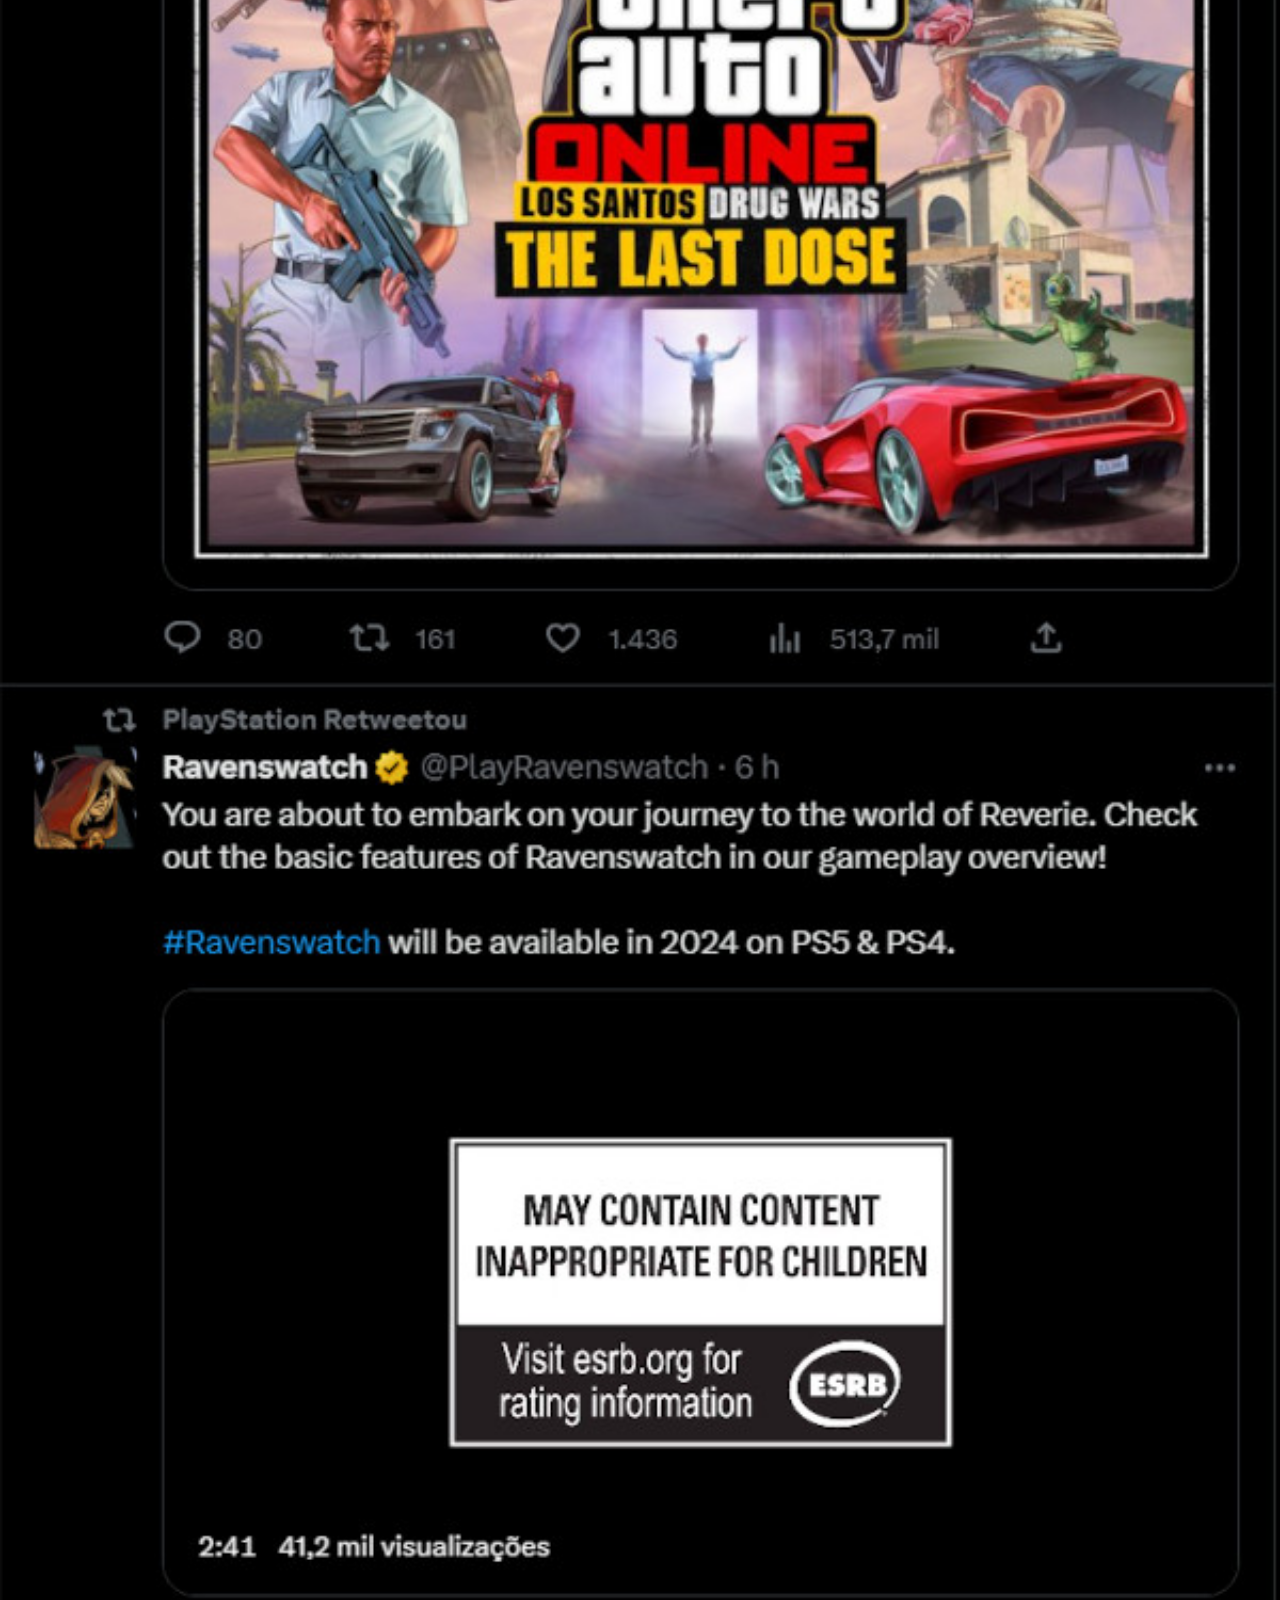
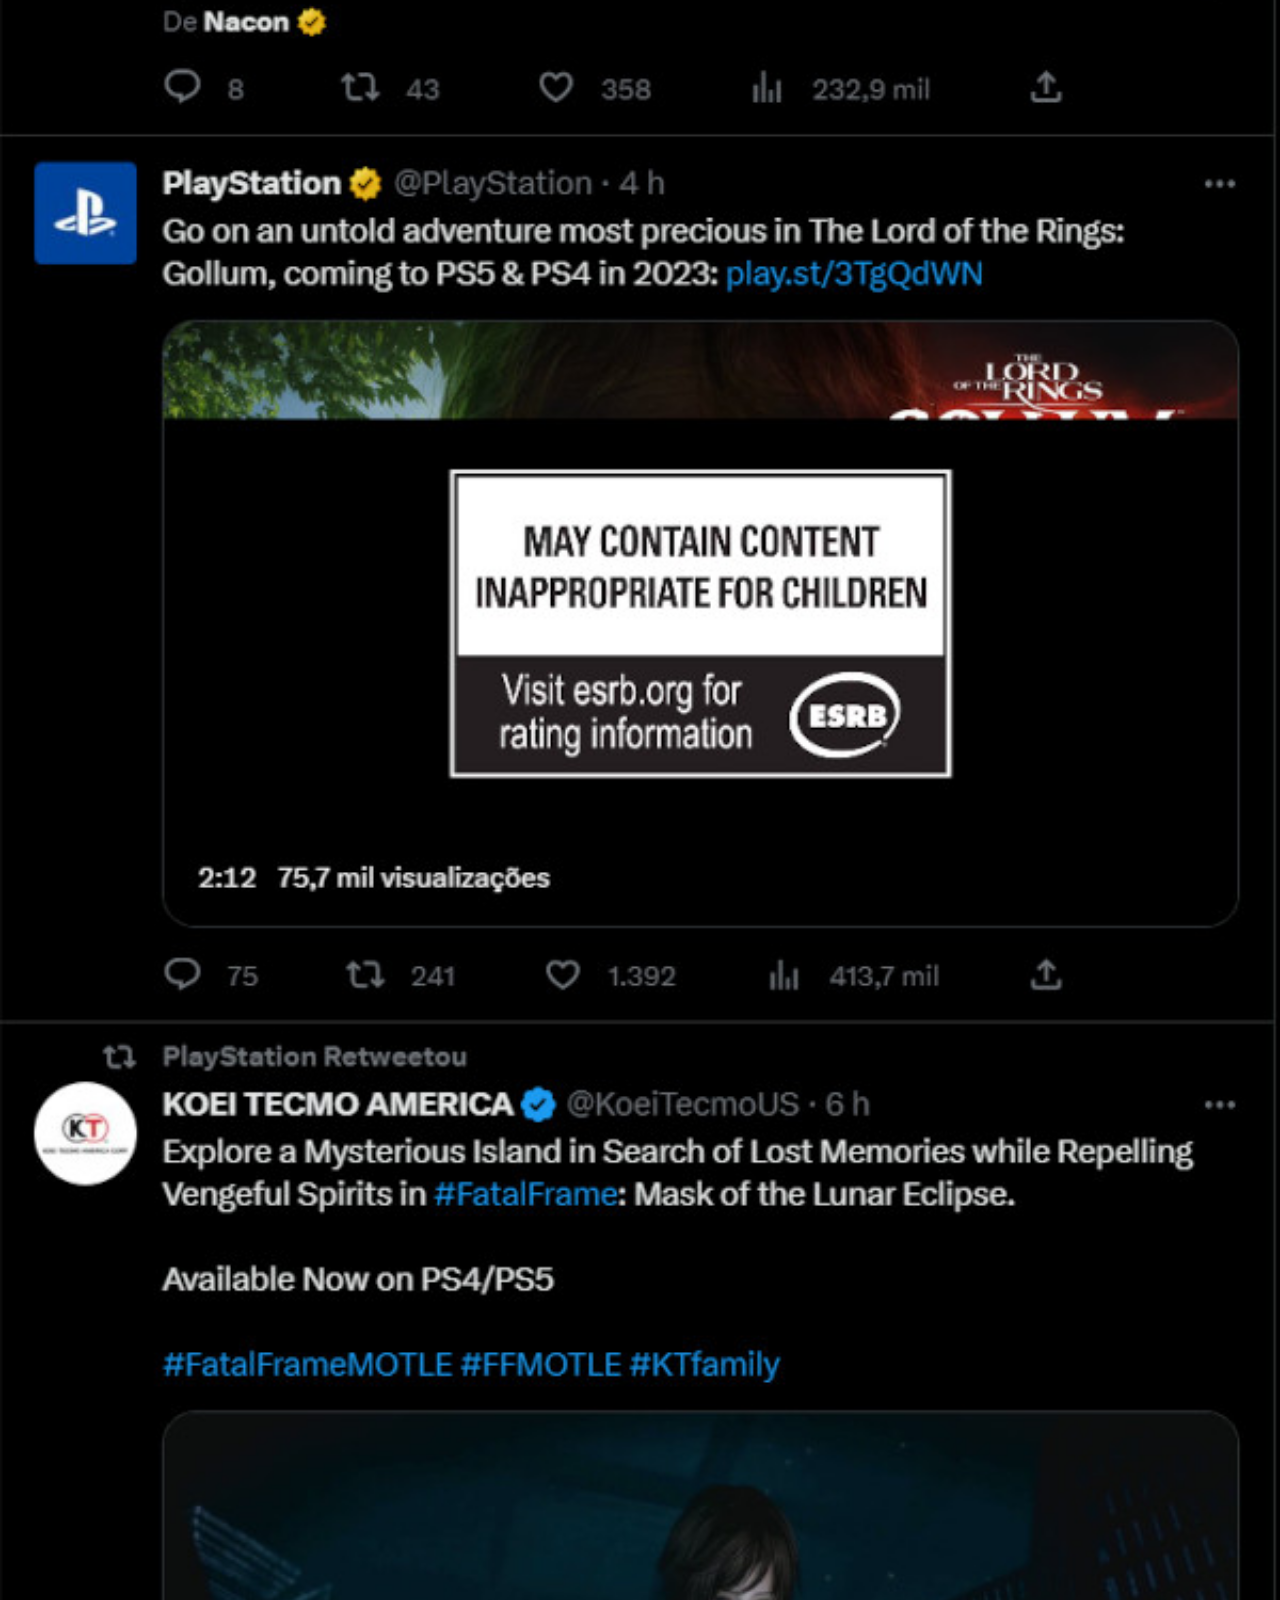
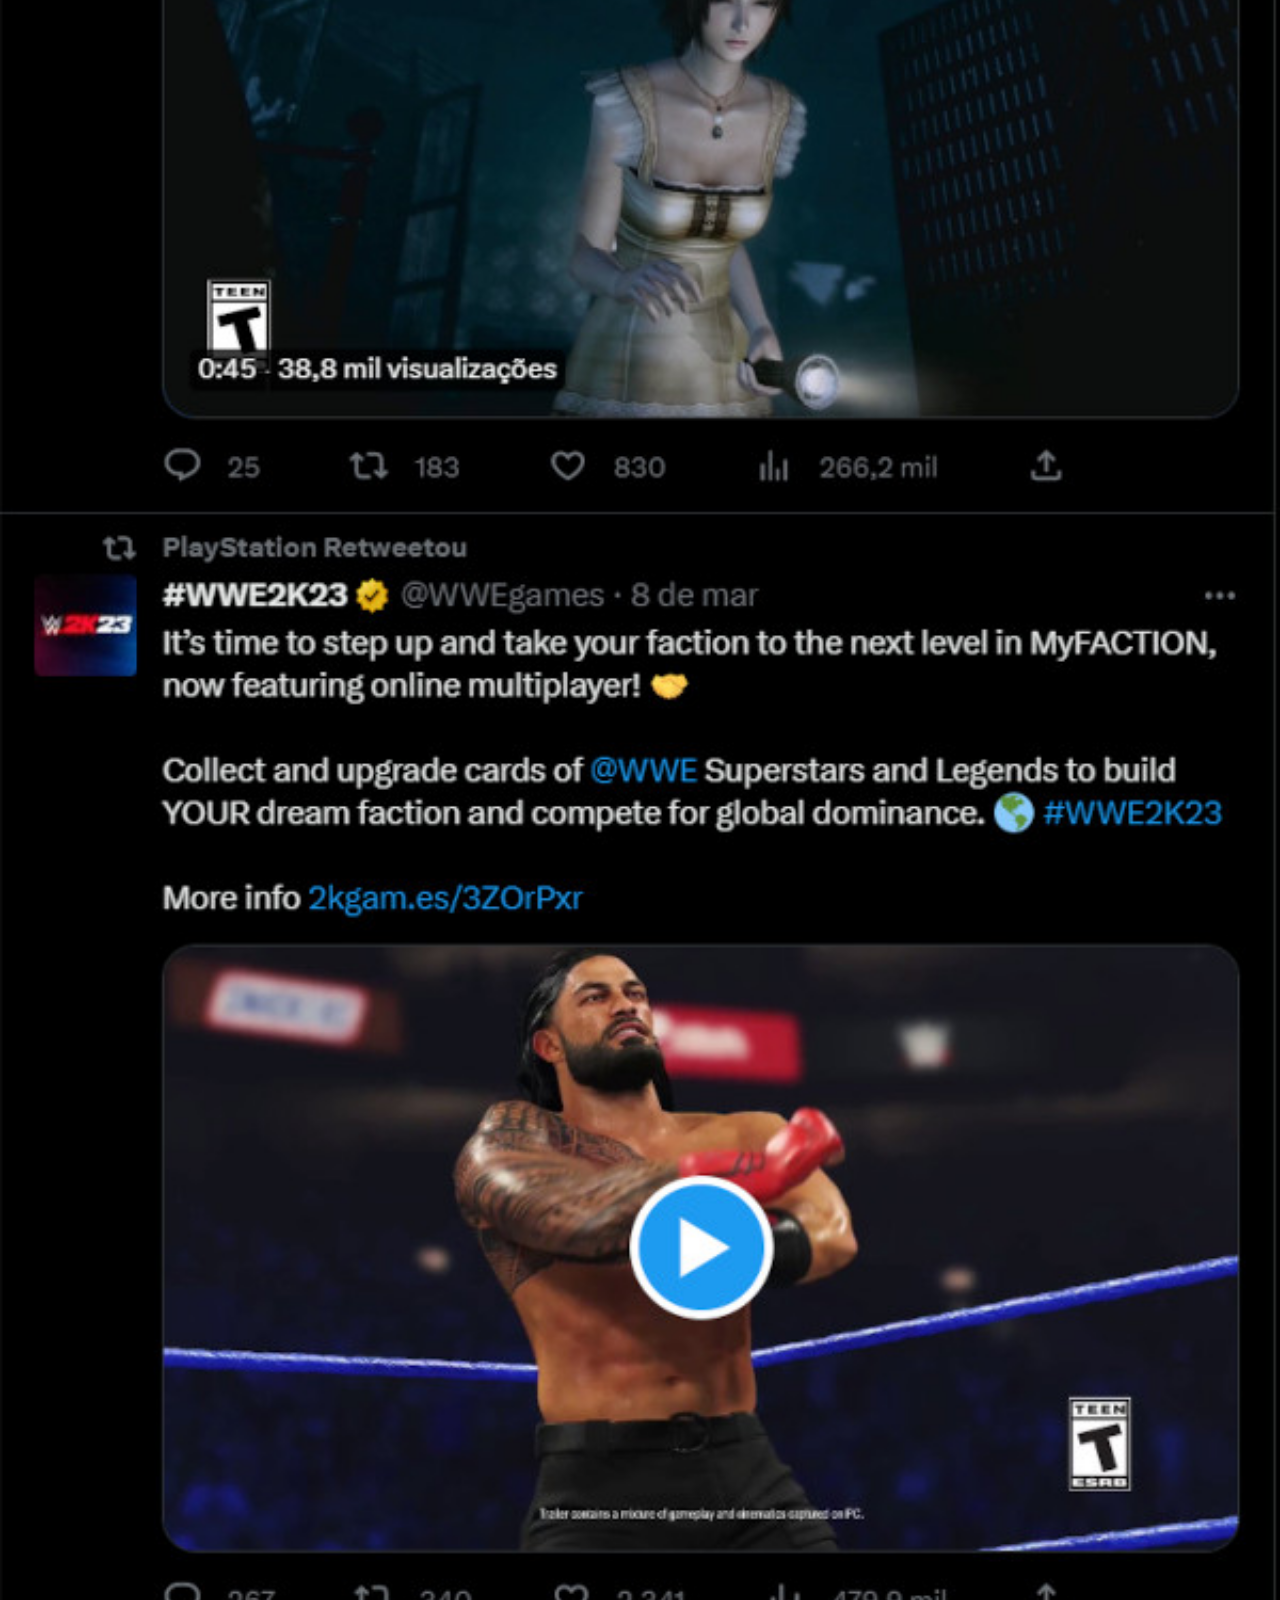
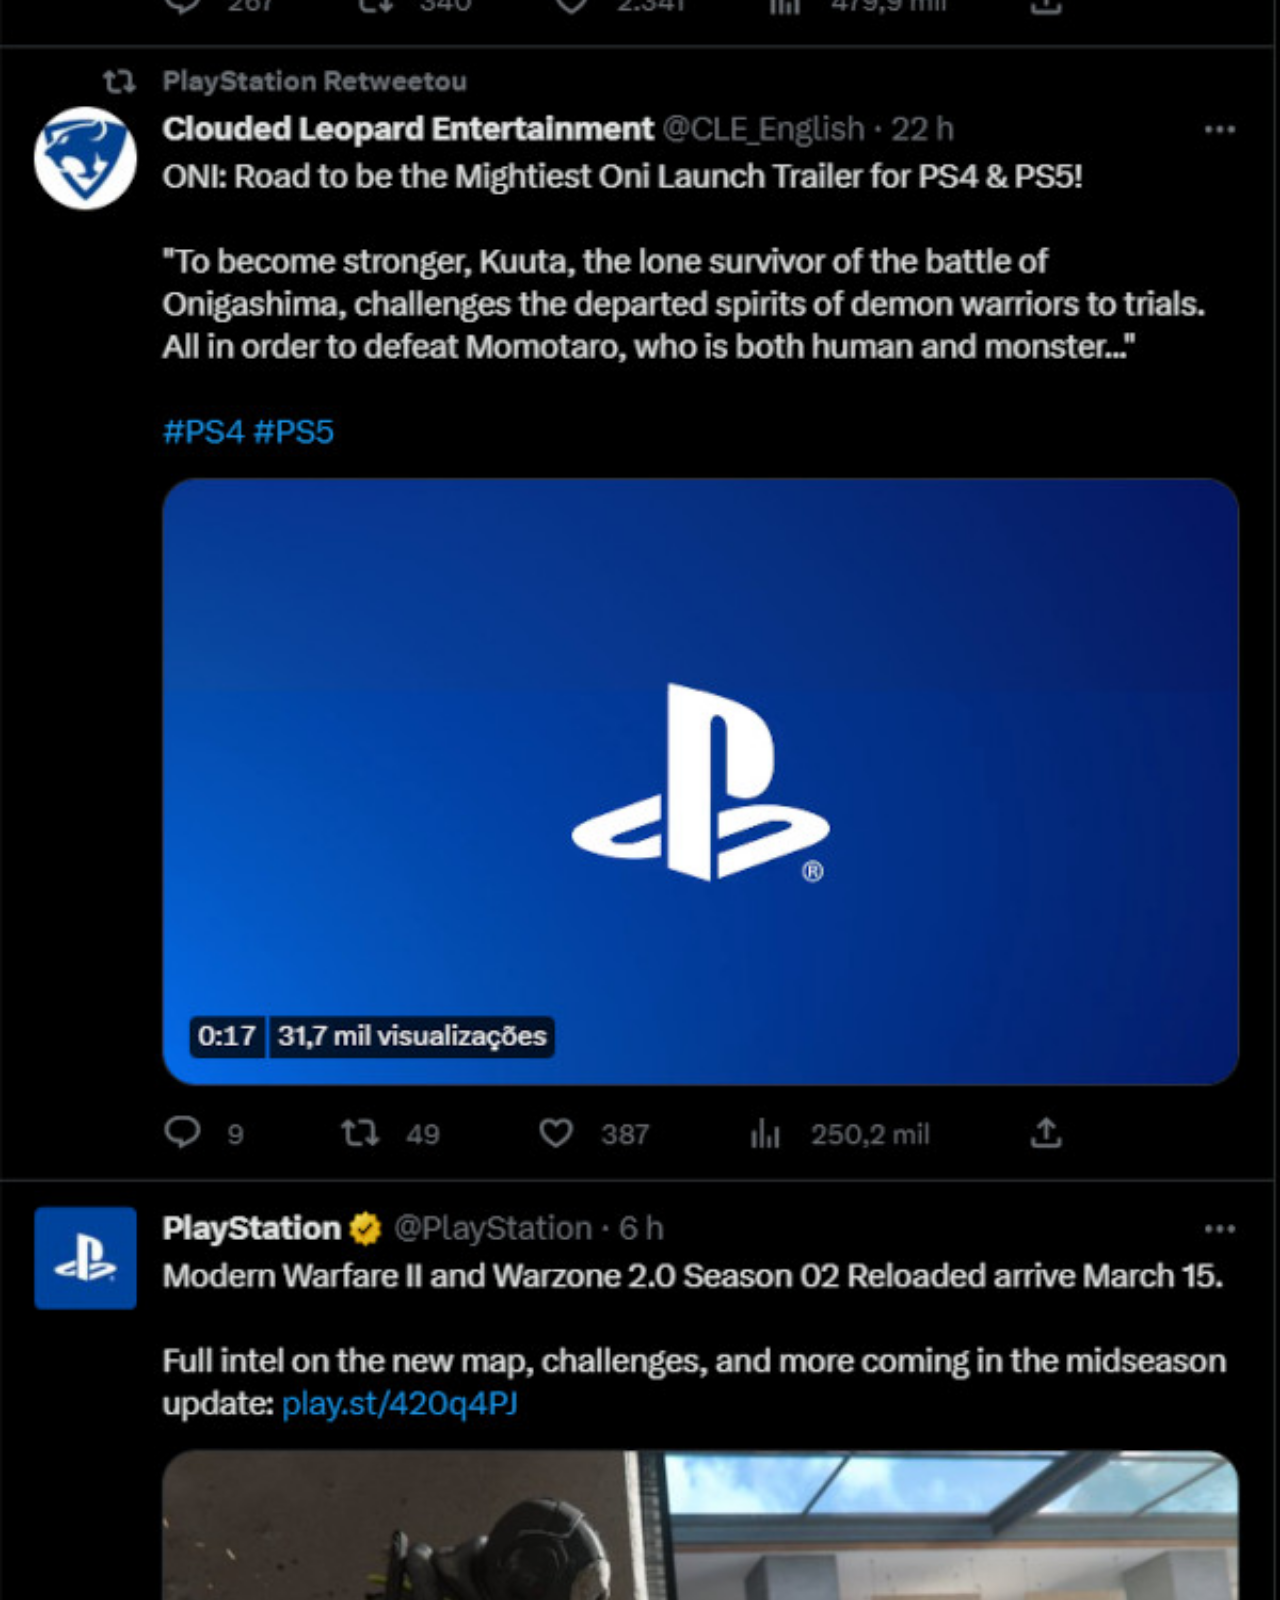
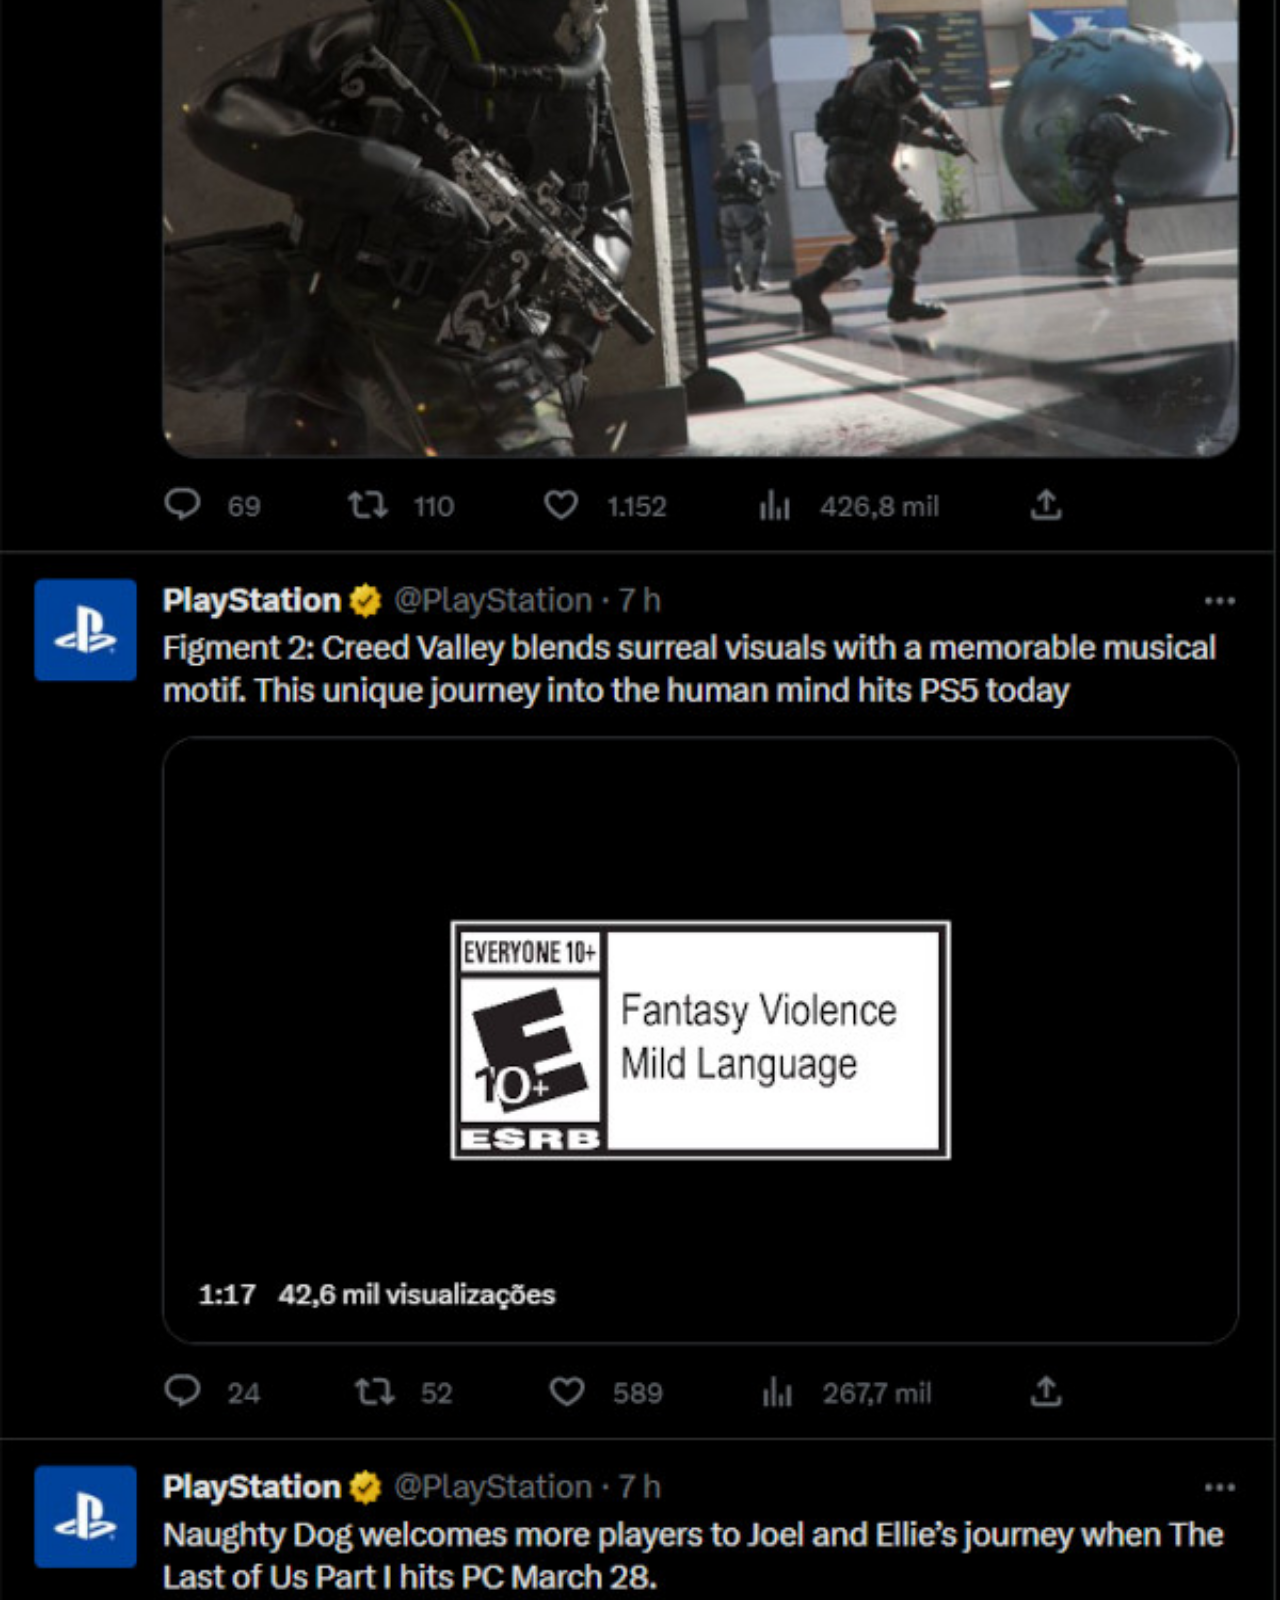
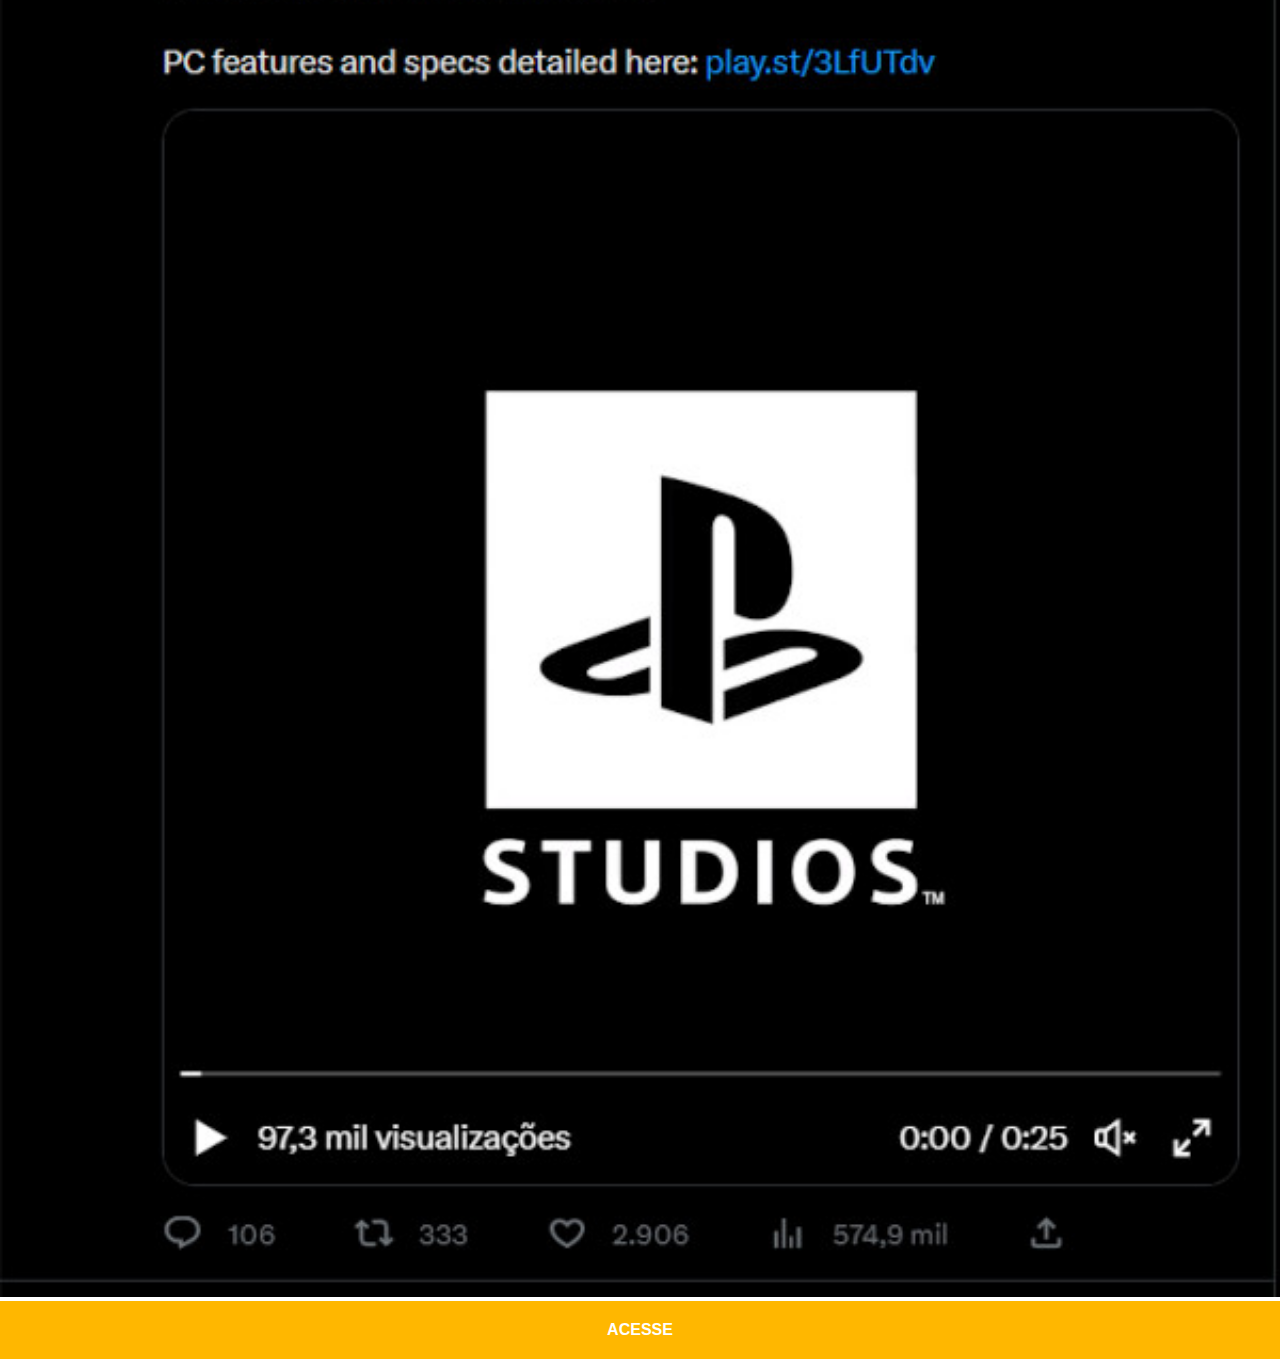
<file: twitter.html>
<!DOCTYPE html>
<html lang="pt-br">
<head>
    <meta charset="UTF-8">
    <meta http-equiv="X-UA-Compatible" content="IE=edge">
    <meta name="viewport" content="width=device-width, initial-scale=1.0">
    <link rel="stylesheet" href="estilos/social.css">
    <title>Twitter</title>
</head>
<body>
    <img src="imagens/tela-twitterp.jpg" alt="twitter">
    <a href="https://twitter.com/PlayStation" target="_blank">ACESSE</a>
</body>
</html>
</file>
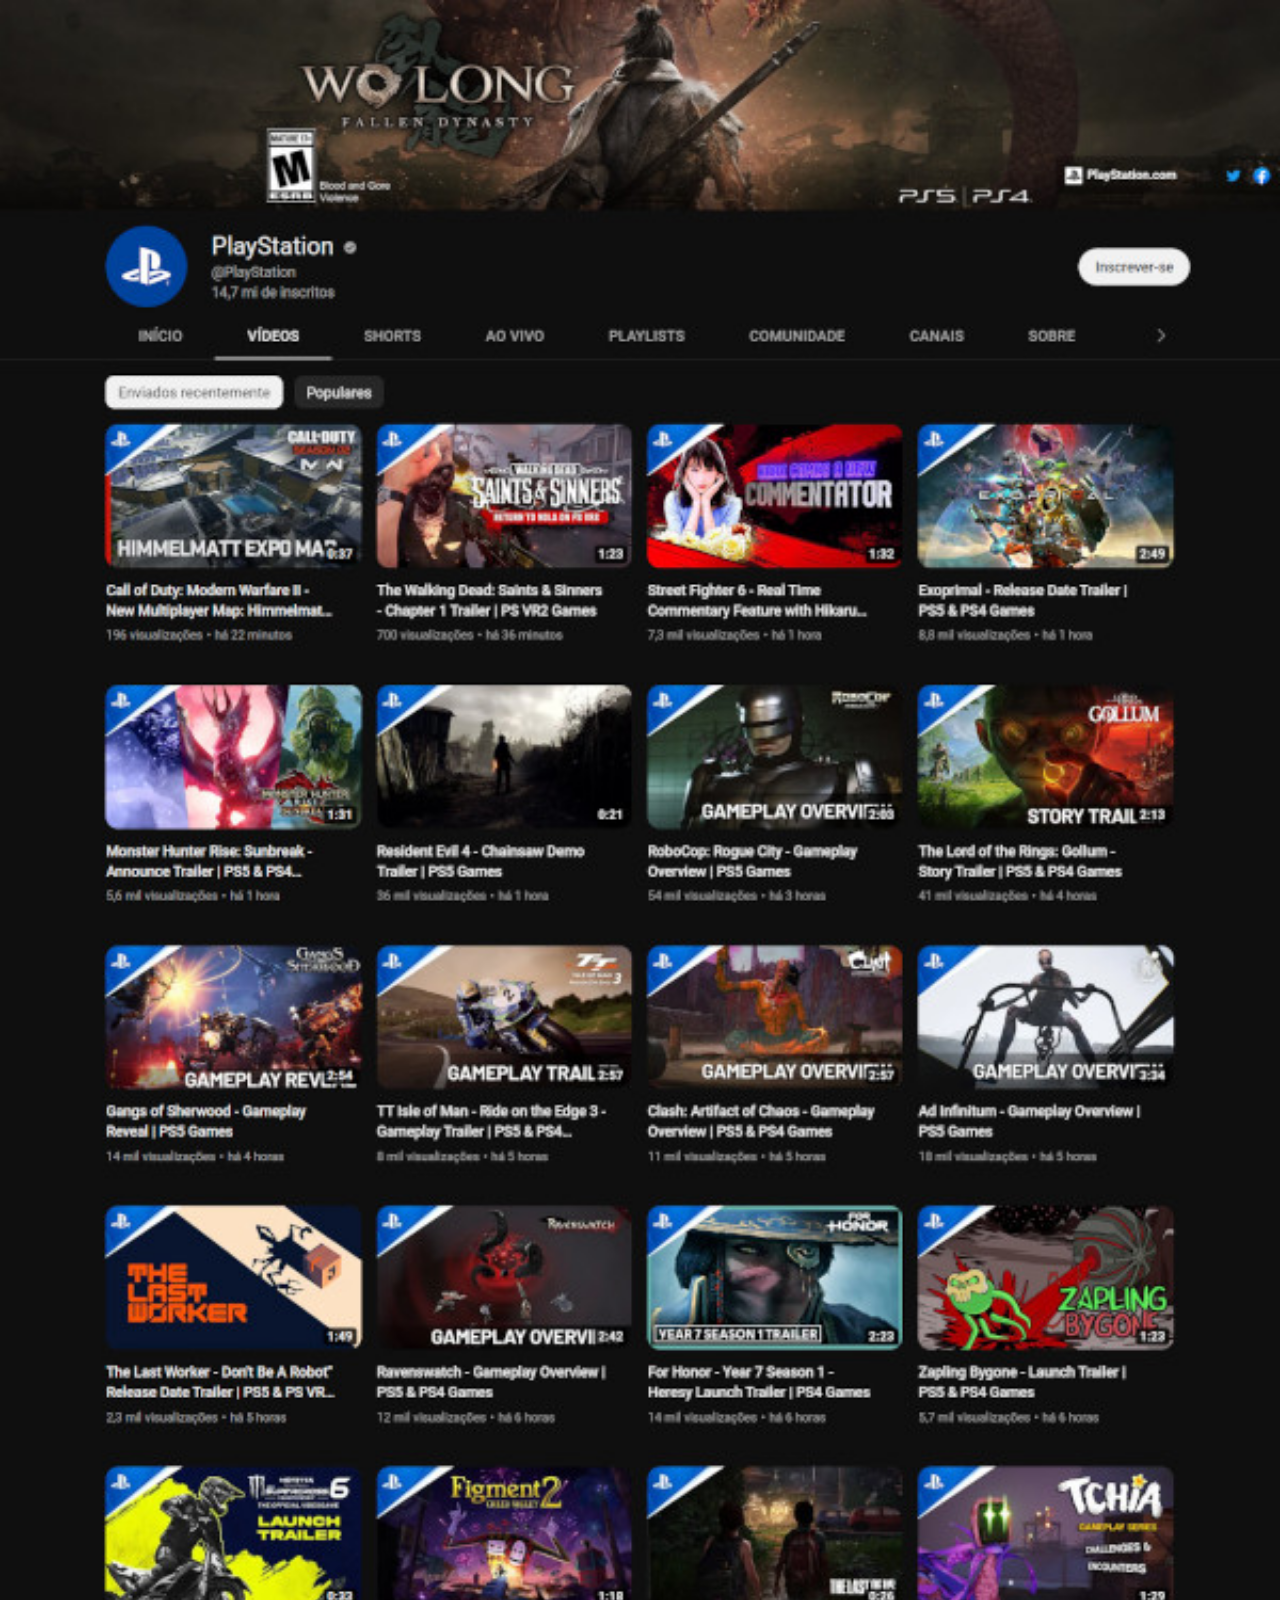
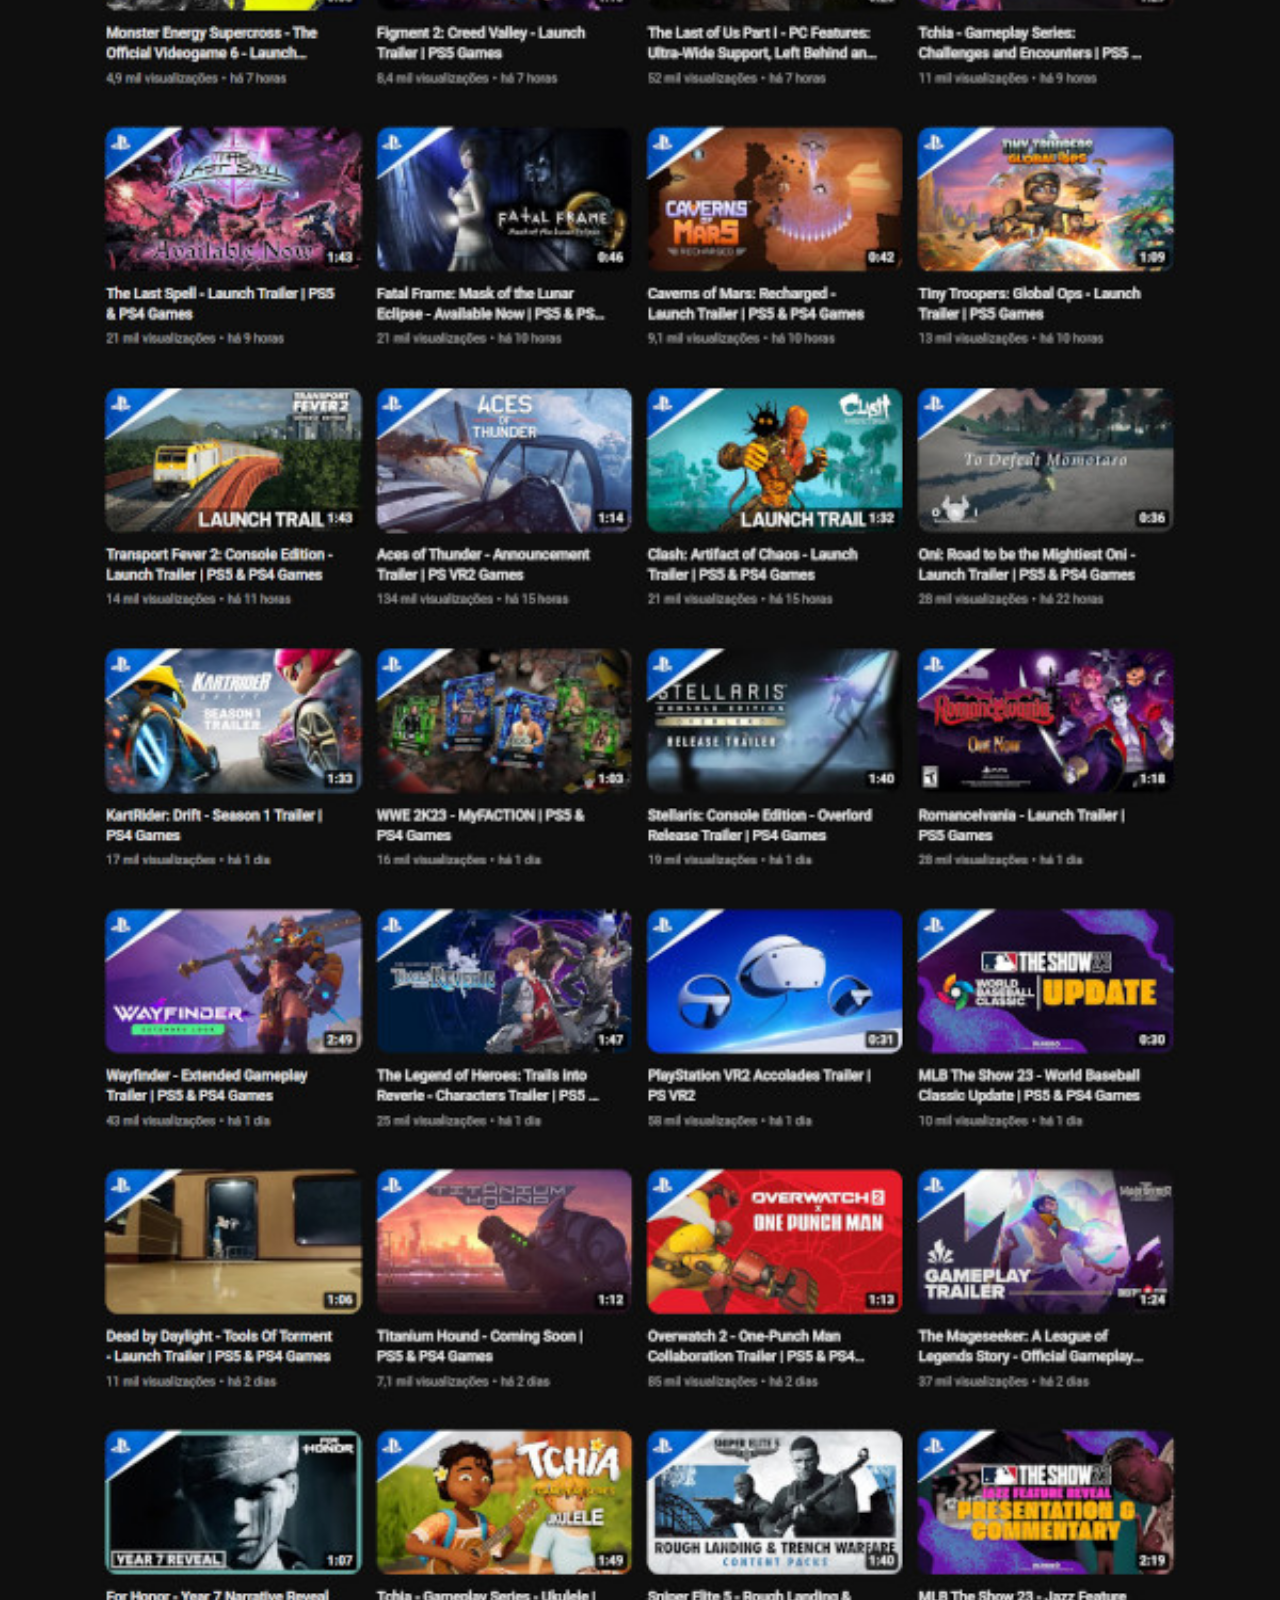
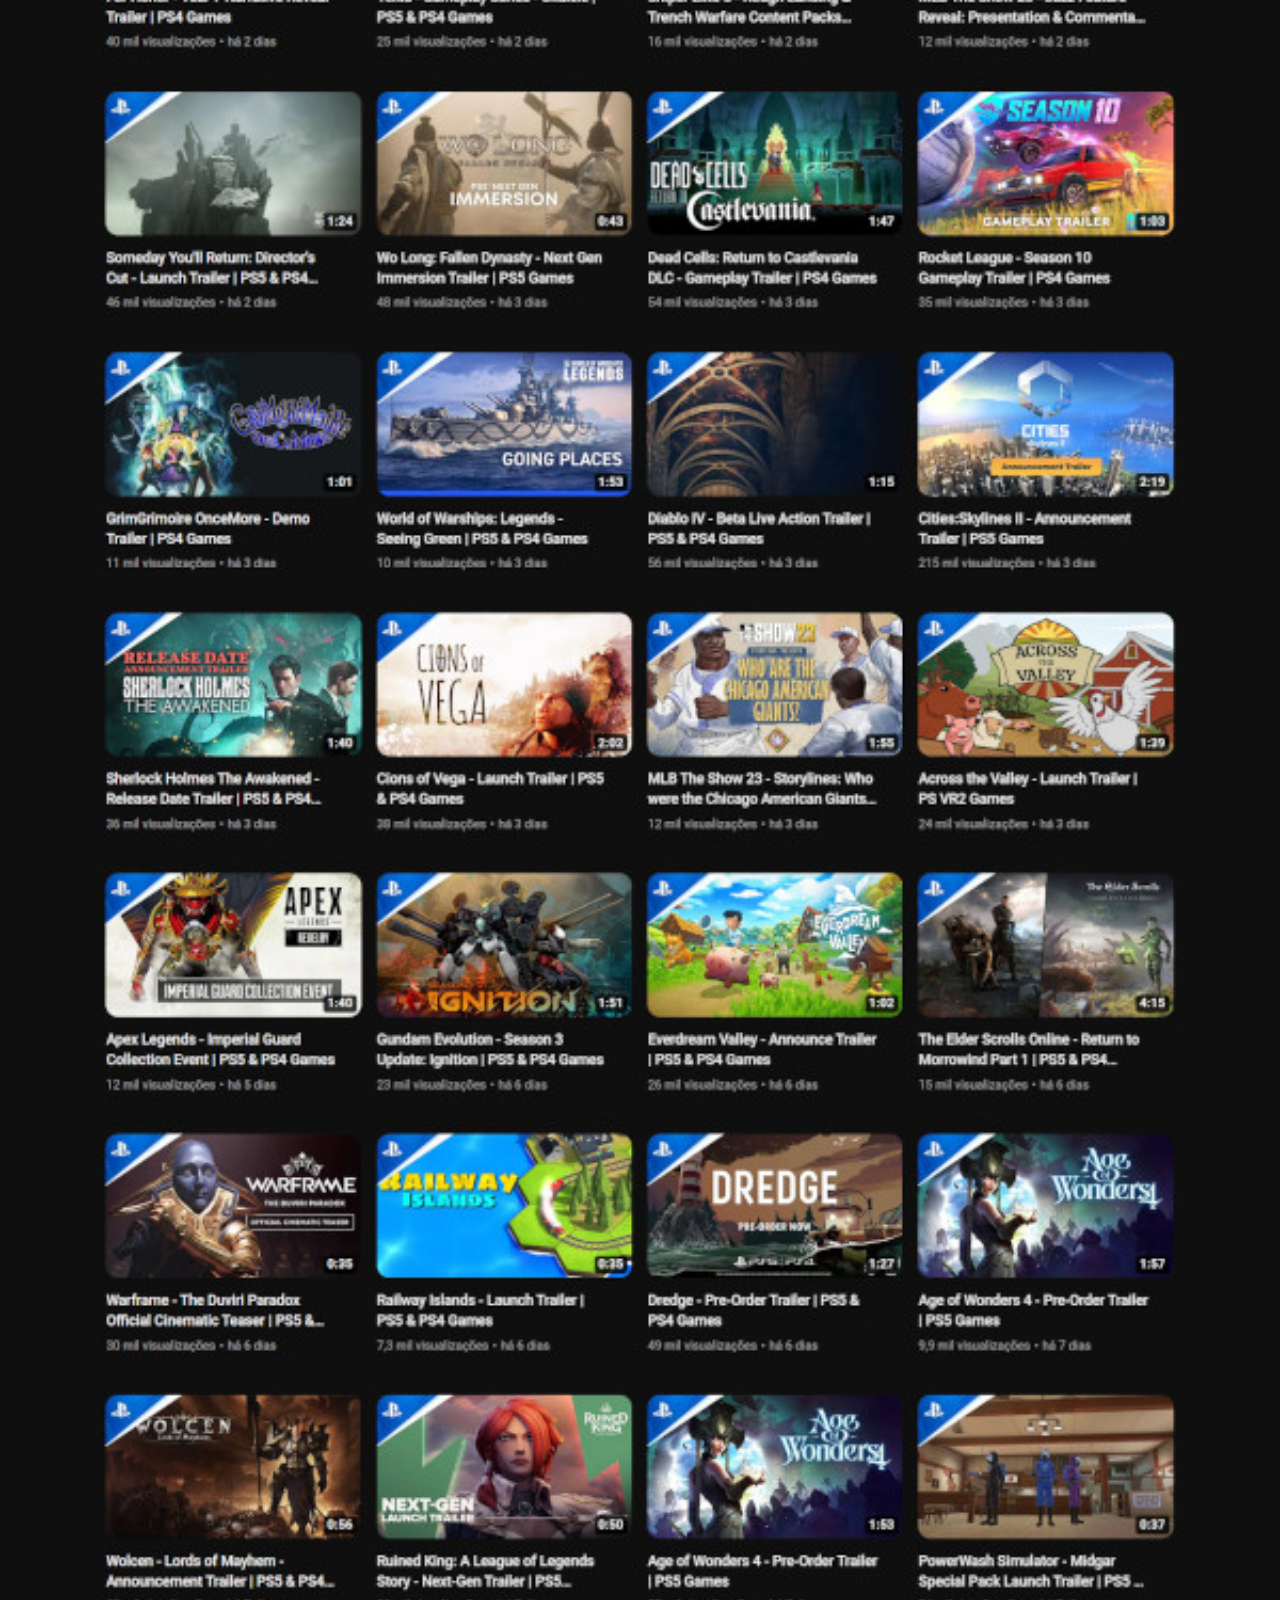
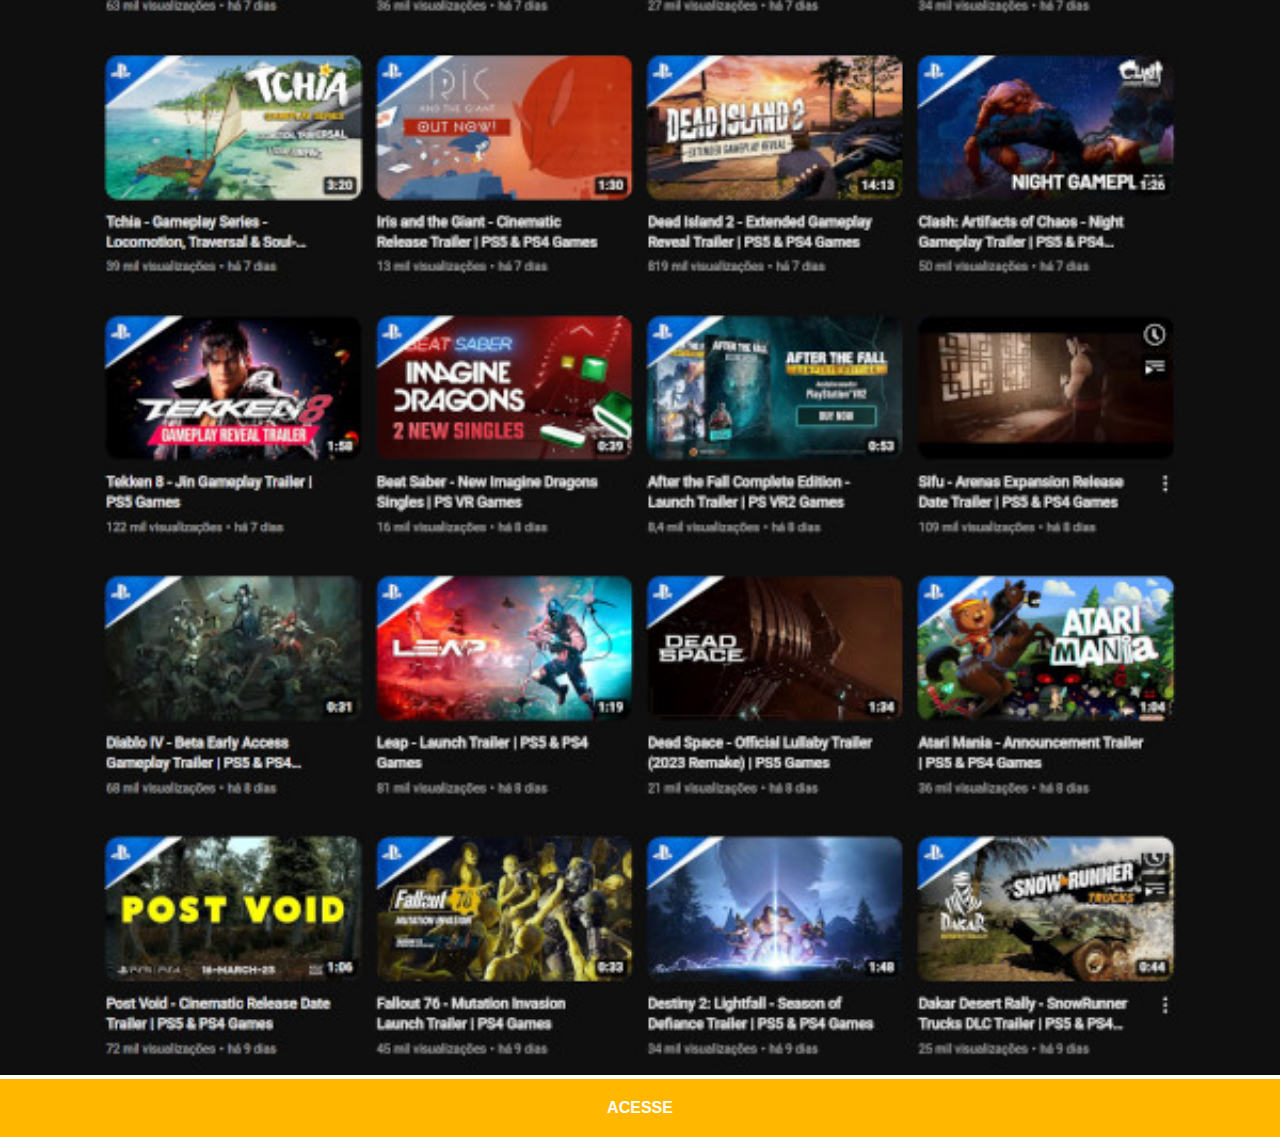
<file: youtube.html>
<!DOCTYPE html>
<html lang="pt-br">
<head>
    <meta charset="UTF-8">
    <meta http-equiv="X-UA-Compatible" content="IE=edge">
    <meta name="viewport" content="width=device-width, initial-scale=1.0">
    <link rel="stylesheet" href="estilos/social.css">
    <title>Youtube</title>
</head>
<body>
    <img src="imagens/tela-youtubep.jpg" alt="youtube">
    <a href="https://www.youtube.com/@PlayStation" target="_blank">ACESSE</a>
</body>
</html>
</file>
<file: estilos/style.css>
@charset "UTF-8";

* {
    padding: 0px;
    margin: 0px;
    font-family: Arial, Helvetica, sans-serif;
}

html, body {
    height: 100vh;
    width: 100vw;
    background-color: black;
}

body {
    background: url('../imagens/fundo-azul.jpg') no-repeat top center;
    background-size: cover;
    background-attachment: fixed;
}

main {
    position: relative;
    height: 100vh;
}

section#telefone {
    position: absolute;
    top: 50%;
    left: 50%;
    transform: translate(-50%, -50%);
    height: 627px;
    width: 311px;
    background: url('../imagens/frame-iphone.png') no-repeat;
}

iframe#tela {
    position: relative;
    top: 80px;
    left: 22px;
    width: 267px;
    height: 471px;
}

section#redes-sociais {
    text-align: right;
}

section#redes-sociais img {
    width: 50px;
    margin: 10px;
    border-radius: 50%;
    box-shadow: 2px 2px 5x rgba(0, 0, 0, 0.412);
    box-sizing: border-box;
}

section#redes-sociais img:hover {
    border: 2px solid rgba(255, 255, 255, 0.682);
    transform: translate(-3px, -3px);
    box-shadow: 5px 5px 10px rgba(0, 0, 0, 0.485);
    transition: transform .5s, border 1s;
}
</file>
<file: estilos/social.css>
@charset "UTF-8";


* {
    margin: 0px;
    padding: 0px;
    font-family: Arial, Helvetica, sans-serif;
}

::-webkit-scrollbar {
    width: 0px;
    height: 0px;
}

img {
    width: 100vw;
}

a {
    background-color: #FFB700;
    color: white;
    padding: 20px;
    text-align: center;
    display: block;
    font-weight: bolder;
    text-decoration: none;
}

a:hover {
    background-color: yellow;
}
</file>
